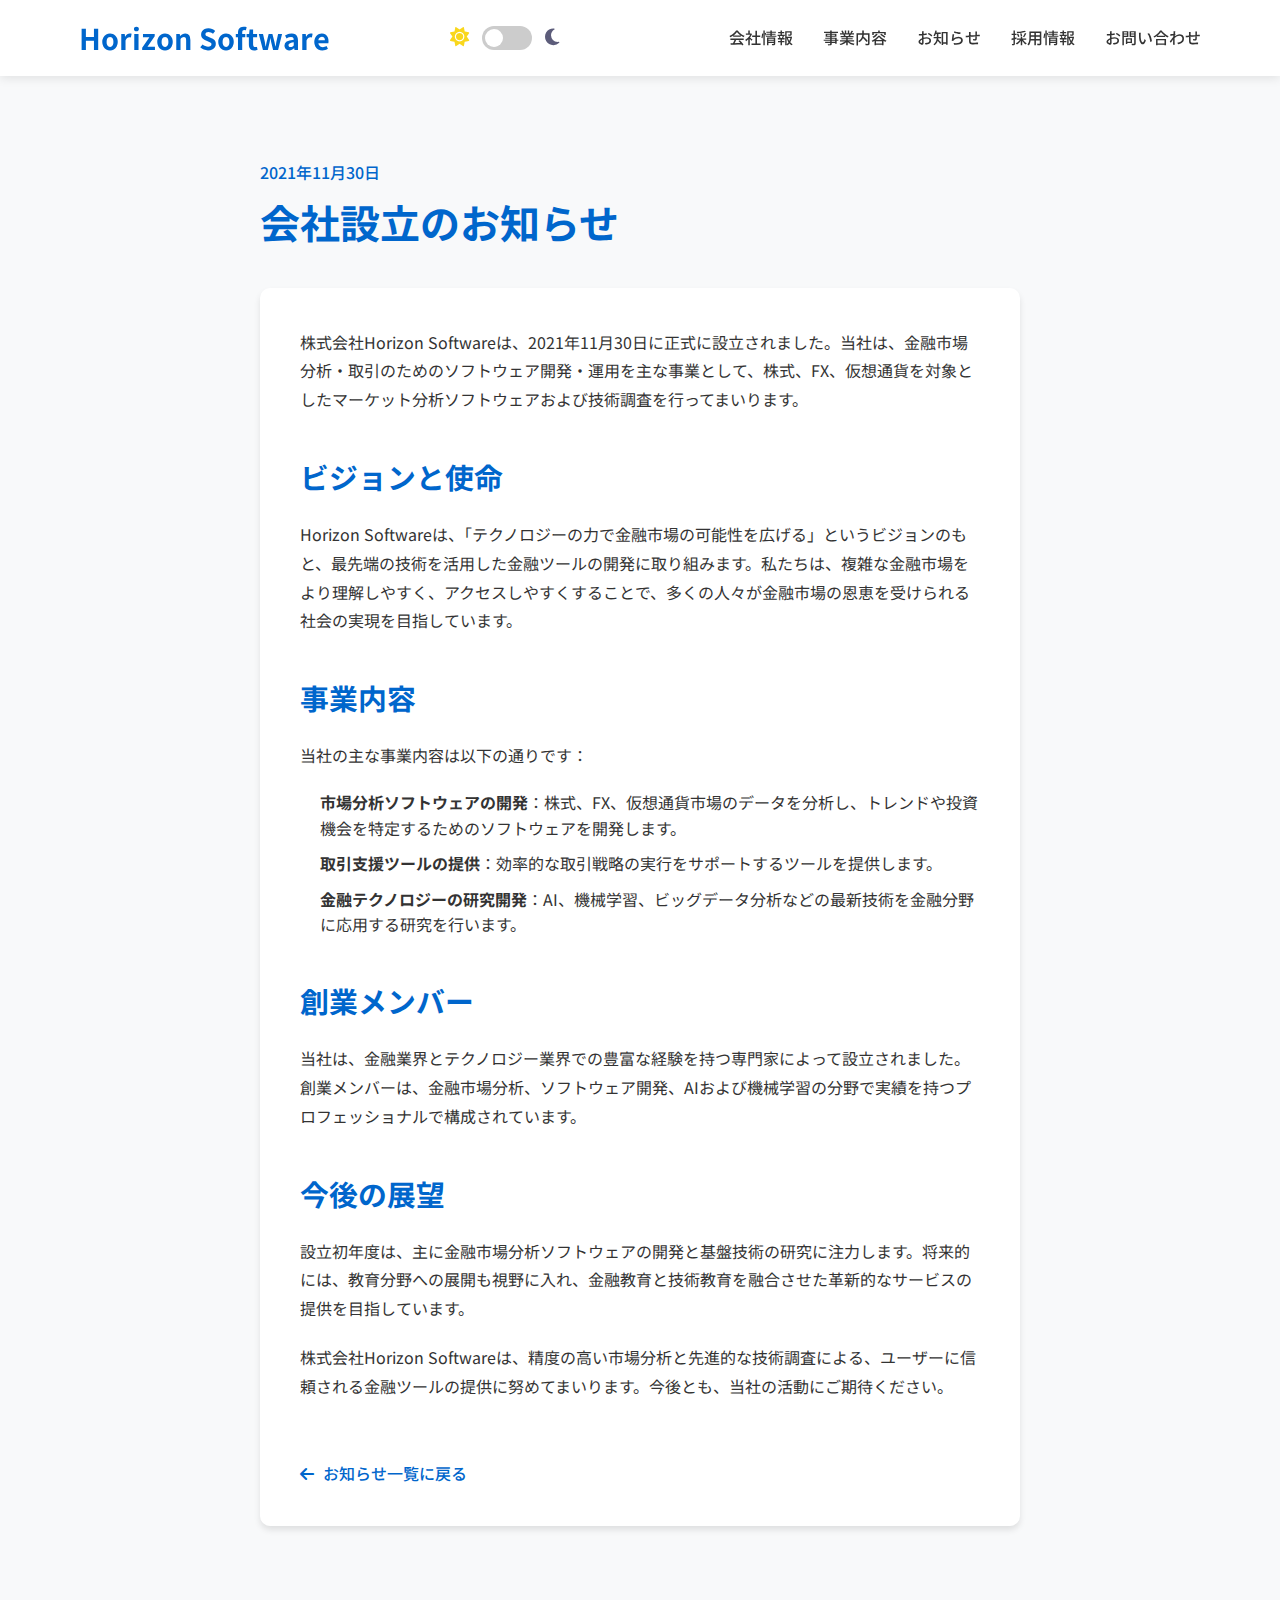
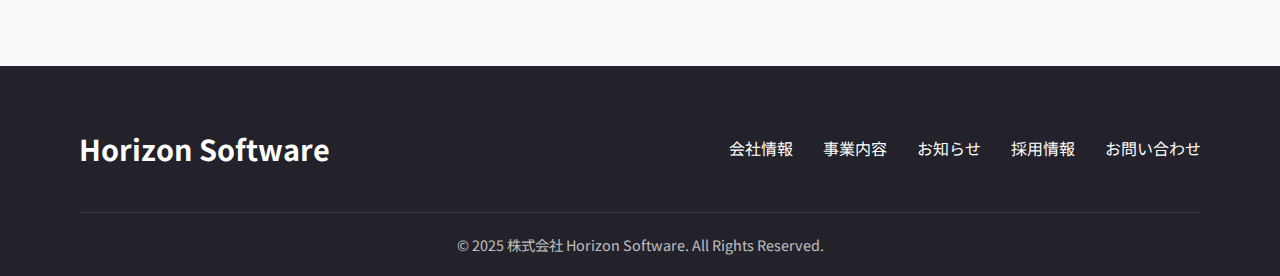
<file: articles/company-establishment.html>
<!DOCTYPE html>
<html lang="ja" data-theme="light">
<head>
    <meta charset="UTF-8">
    <meta name="viewport" content="width=device-width, initial-scale=1.0">
    <title>会社設立のお知らせ | 株式会社 Horizon Software</title>
    <link rel="icon" href="../img/favicon.png" type="image/png">
    <link rel="stylesheet" href="../styles.css">
    <link rel="stylesheet" href="https://cdnjs.cloudflare.com/ajax/libs/font-awesome/6.4.0/css/all.min.css">
    <link rel="preconnect" href="https://fonts.googleapis.com">
    <link rel="preconnect" href="https://fonts.gstatic.com" crossorigin>
    <link href="https://fonts.googleapis.com/css2?family=Noto+Sans+JP:wght@300;400;500;700&display=swap" rel="stylesheet">
    <style>
        .article-container {
            max-width: 800px;
            margin: 0 auto;
            padding: 40px 20px;
        }
        
        .article-header {
            margin-bottom: 40px;
        }
        
        .article-date {
            color: var(--primary-color);
            font-weight: 500;
            margin-bottom: 10px;
        }
        
        .article-title {
            font-size: 2.5rem;
            margin-bottom: 20px;
            color: var(--primary-color);
            line-height: 1.3;
        }
        
        .article-content {
            background-color: var(--card-bg);
            padding: 40px;
            border-radius: 10px;
            box-shadow: var(--shadow);
        }
        
        .article-content p {
            margin-bottom: 20px;
            line-height: 1.8;
        }
        
        .article-content h2 {
            font-size: 1.8rem;
            color: var(--primary-color);
            margin: 40px 0 20px;
        }
        
        .article-content h3 {
            font-size: 1.4rem;
            color: var(--primary-color);
            margin: 30px 0 15px;
        }
        
        .article-content ul, .article-content ol {
            margin-bottom: 20px;
            padding-left: 20px;
        }
        
        .article-content li {
            margin-bottom: 10px;
        }
        
        .article-content img {
            max-width: 100%;
            border-radius: 5px;
            margin: 20px 0;
        }
        
        .back-link {
            display: inline-block;
            margin-top: 40px;
            color: var(--primary-color);
            font-weight: 500;
        }
        
        .back-link i {
            margin-right: 5px;
        }
        
        .back-link:hover {
            text-decoration: underline;
        }
    </style>
</head>
<body>
    <!-- Header -->
    <header>
        <div class="container">
            <div class="logo">
                <h1>Horizon Software</h1>
            </div>
            <div class="theme-toggle">
                <i class="fas fa-sun"></i>
                <div class="toggle-switch">
                    <input type="checkbox" id="theme-toggle">
                    <label for="theme-toggle"></label>
                </div>
                <i class="fas fa-moon"></i>
            </div>
            <nav>
                <ul>
                    <li><a href="../index.html#about">会社情報</a></li>
                    <li><a href="../index.html#services">事業内容</a></li>
                    <li><a href="../index.html#news">お知らせ</a></li>
                    <li><a href="../index.html#careers">採用情報</a></li>
                    <li><a href="../index.html#contact">お問い合わせ</a></li>
                </ul>
            </nav>
            <div class="menu-toggle">
                <i class="fas fa-bars"></i>
            </div>
        </div>
    </header>

    <!-- Article Content -->
    <section class="article-section" style="padding-top: 120px;">
        <div class="article-container">
            <div class="article-header">
                <div class="article-date">2021年11月30日</div>
                <h1 class="article-title">会社設立のお知らせ</h1>
            </div>
            <div class="article-content">
                <p>株式会社Horizon Softwareは、2021年11月30日に正式に設立されました。当社は、金融市場分析・取引のためのソフトウェア開発・運用を主な事業として、株式、FX、仮想通貨を対象としたマーケット分析ソフトウェアおよび技術調査を行ってまいります。</p>
                
                <h2>ビジョンと使命</h2>
                <p>Horizon Softwareは、「テクノロジーの力で金融市場の可能性を広げる」というビジョンのもと、最先端の技術を活用した金融ツールの開発に取り組みます。私たちは、複雑な金融市場をより理解しやすく、アクセスしやすくすることで、多くの人々が金融市場の恩恵を受けられる社会の実現を目指しています。</p>
                
                <h2>事業内容</h2>
                <p>当社の主な事業内容は以下の通りです：</p>
                <ul>
                    <li><strong>市場分析ソフトウェアの開発</strong>：株式、FX、仮想通貨市場のデータを分析し、トレンドや投資機会を特定するためのソフトウェアを開発します。</li>
                    <li><strong>取引支援ツールの提供</strong>：効率的な取引戦略の実行をサポートするツールを提供します。</li>
                    <li><strong>金融テクノロジーの研究開発</strong>：AI、機械学習、ビッグデータ分析などの最新技術を金融分野に応用する研究を行います。</li>
                </ul>
                
                <h2>創業メンバー</h2>
                <p>当社は、金融業界とテクノロジー業界での豊富な経験を持つ専門家によって設立されました。創業メンバーは、金融市場分析、ソフトウェア開発、AIおよび機械学習の分野で実績を持つプロフェッショナルで構成されています。</p>
                
                <h2>今後の展望</h2>
                <p>設立初年度は、主に金融市場分析ソフトウェアの開発と基盤技術の研究に注力します。将来的には、教育分野への展開も視野に入れ、金融教育と技術教育を融合させた革新的なサービスの提供を目指しています。</p>
                
                <p>株式会社Horizon Softwareは、精度の高い市場分析と先進的な技術調査による、ユーザーに信頼される金融ツールの提供に努めてまいります。今後とも、当社の活動にご期待ください。</p>
                
                <a href="../index.html#news" class="back-link"><i class="fas fa-arrow-left"></i> お知らせ一覧に戻る</a>
            </div>
        </div>
    </section>

    <!-- Footer -->
    <footer>
        <div class="container">
            <div class="footer-content">
                <div class="footer-logo">
                    <h2>Horizon Software</h2>
                </div>
                <div class="footer-links">
                    <ul>
                        <li><a href="../index.html#about">会社情報</a></li>
                        <li><a href="../index.html#services">事業内容</a></li>
                        <li><a href="../index.html#news">お知らせ</a></li>
                        <li><a href="../index.html#careers">採用情報</a></li>
                        <li><a href="../index.html#contact">お問い合わせ</a></li>
                    </ul>
                </div>
            </div>
            <div class="footer-bottom">
                <p>&copy; 2025 株式会社 Horizon Software. All Rights Reserved.</p>
            </div>
        </div>
    </footer>

    <script src="../script.js"></script>
</body>
</html>
</file>
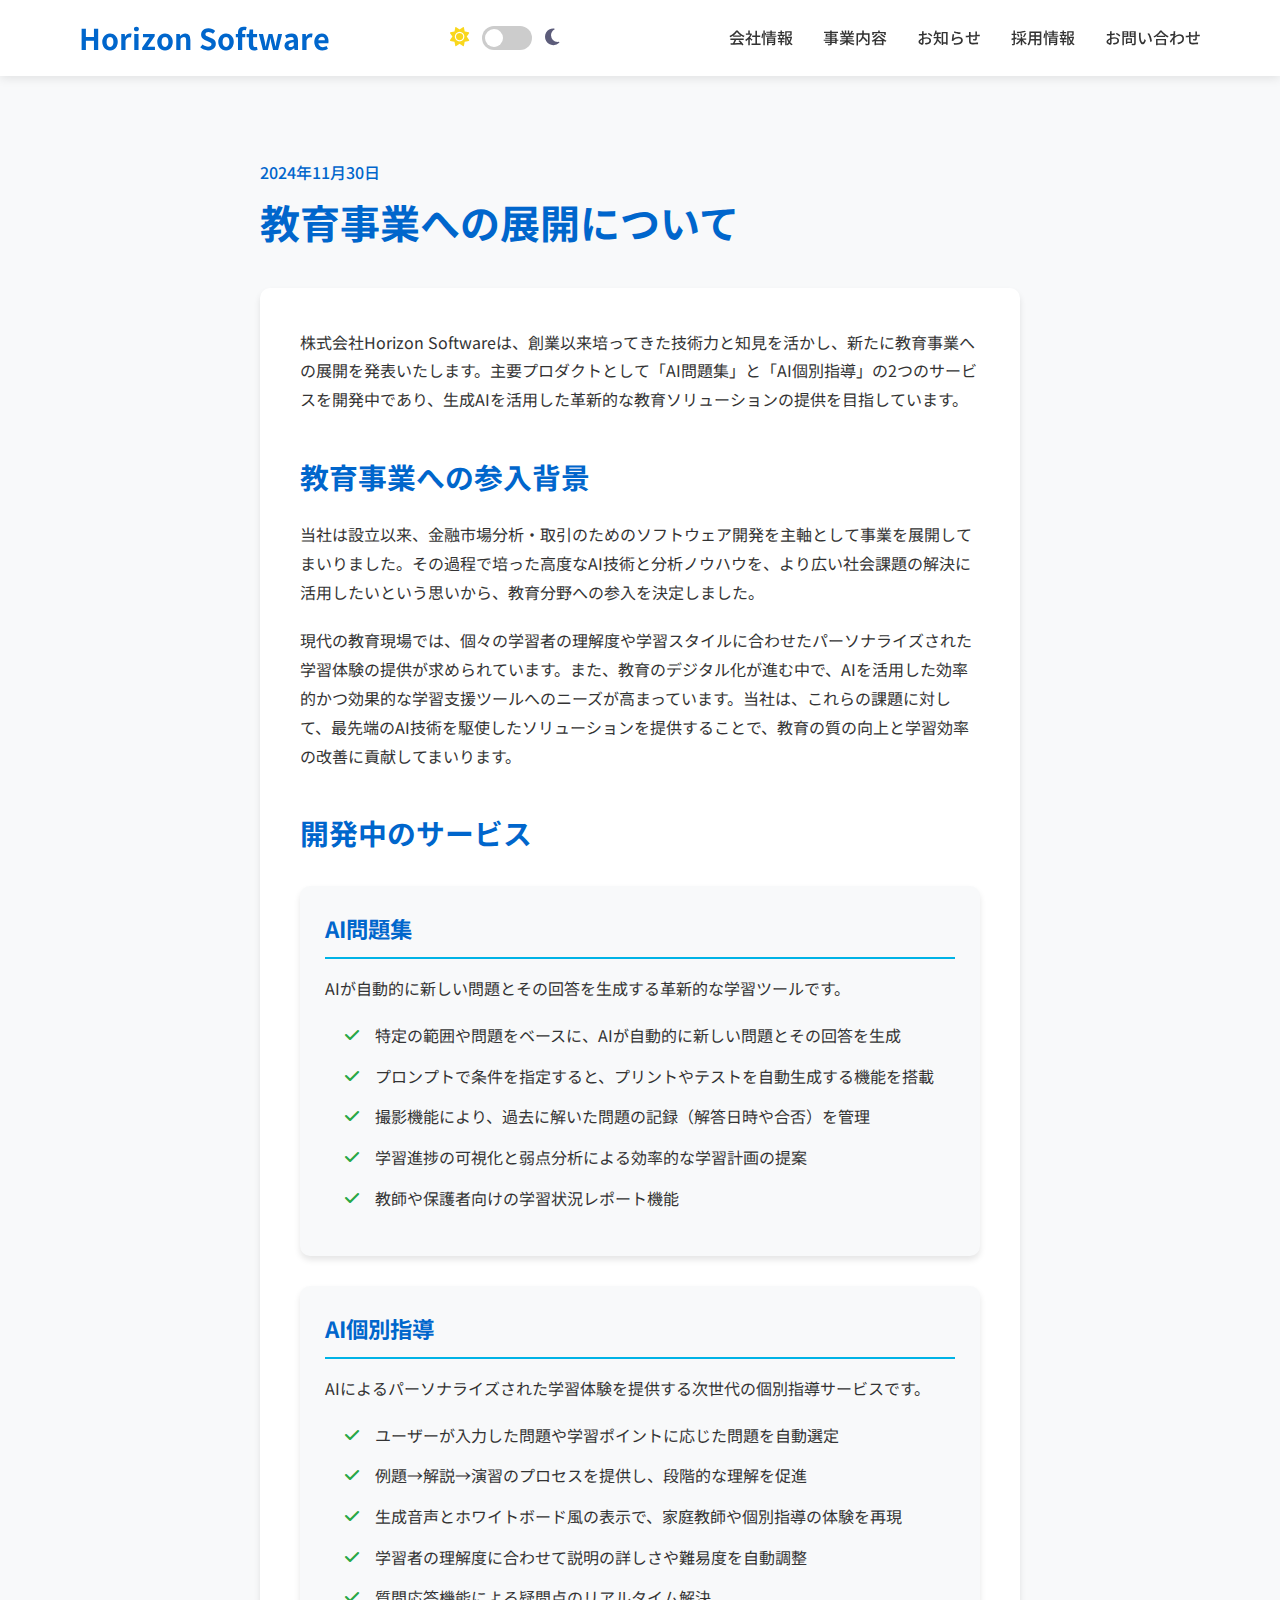
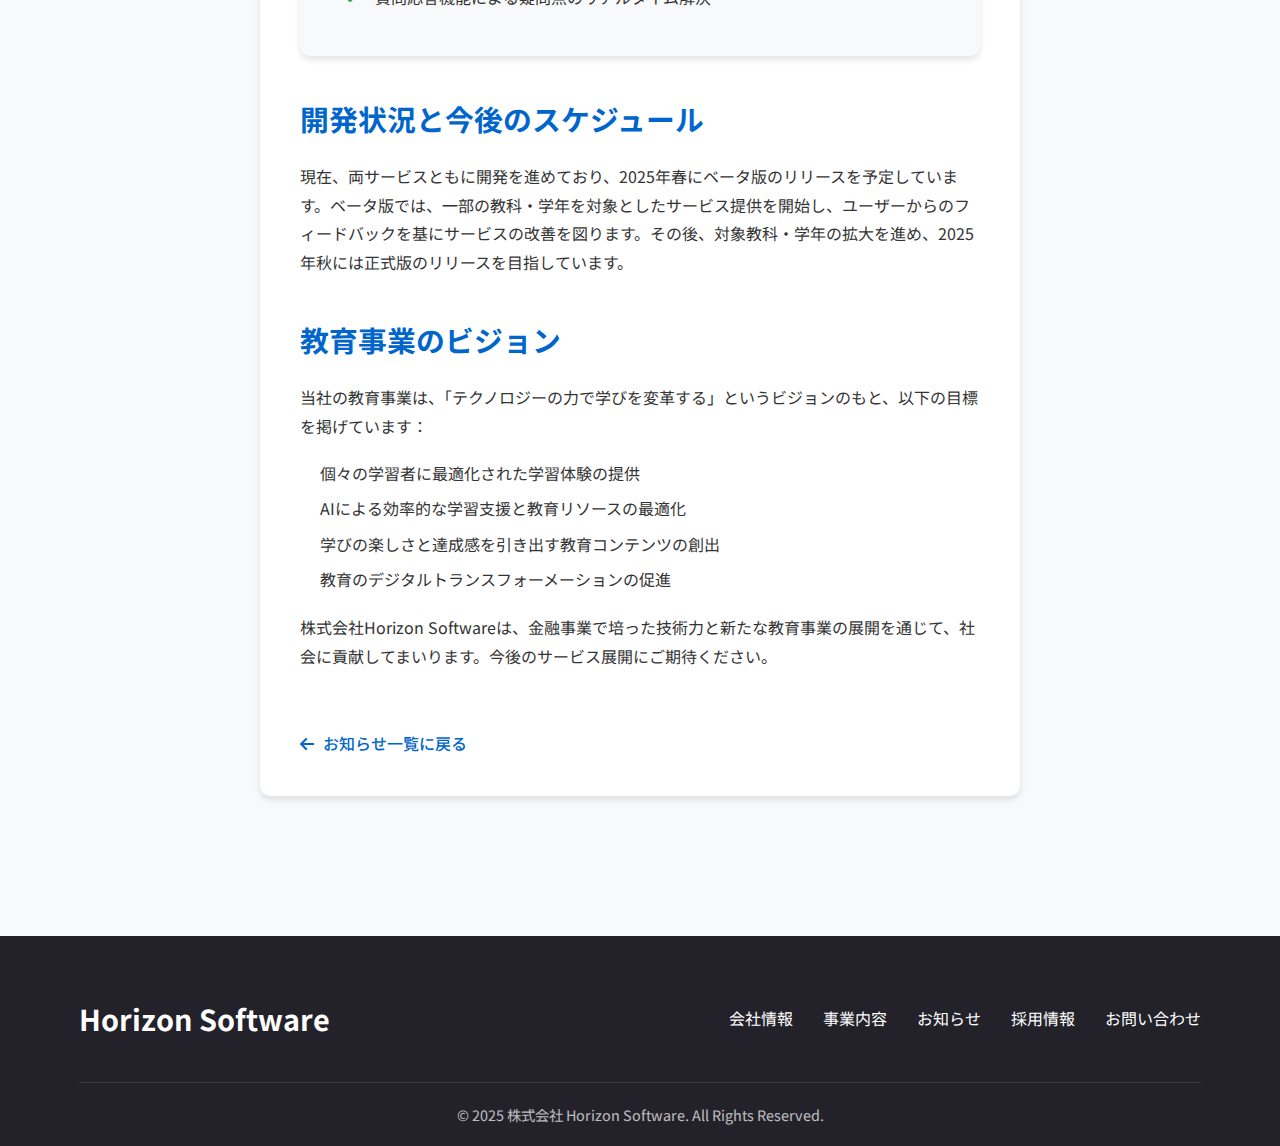
<file: articles/education-business.html>
<!DOCTYPE html>
<html lang="ja" data-theme="light">
<head>
    <meta charset="UTF-8">
    <meta name="viewport" content="width=device-width, initial-scale=1.0">
    <title>教育事業への展開について | 株式会社 Horizon Software</title>
    <link rel="icon" href="../img/favicon.png" type="image/png">
    <link rel="stylesheet" href="../styles.css">
    <link rel="stylesheet" href="https://cdnjs.cloudflare.com/ajax/libs/font-awesome/6.4.0/css/all.min.css">
    <link rel="preconnect" href="https://fonts.googleapis.com">
    <link rel="preconnect" href="https://fonts.gstatic.com" crossorigin>
    <link href="https://fonts.googleapis.com/css2?family=Noto+Sans+JP:wght@300;400;500;700&display=swap" rel="stylesheet">
    <style>
        .article-container {
            max-width: 800px;
            margin: 0 auto;
            padding: 40px 20px;
        }
        
        .article-header {
            margin-bottom: 40px;
        }
        
        .article-date {
            color: var(--primary-color);
            font-weight: 500;
            margin-bottom: 10px;
        }
        
        .article-title {
            font-size: 2.5rem;
            margin-bottom: 20px;
            color: var(--primary-color);
            line-height: 1.3;
        }
        
        .article-content {
            background-color: var(--card-bg);
            padding: 40px;
            border-radius: 10px;
            box-shadow: var(--shadow);
        }
        
        .article-content p {
            margin-bottom: 20px;
            line-height: 1.8;
        }
        
        .article-content h2 {
            font-size: 1.8rem;
            color: var(--primary-color);
            margin: 40px 0 20px;
        }
        
        .article-content h3 {
            font-size: 1.4rem;
            color: var(--primary-color);
            margin: 30px 0 15px;
        }
        
        .article-content ul, .article-content ol {
            margin-bottom: 20px;
            padding-left: 20px;
        }
        
        .article-content li {
            margin-bottom: 10px;
        }
        
        .article-content img {
            max-width: 100%;
            border-radius: 5px;
            margin: 20px 0;
        }
        
        .back-link {
            display: inline-block;
            margin-top: 40px;
            color: var(--primary-color);
            font-weight: 500;
        }
        
        .back-link i {
            margin-right: 5px;
        }
        
        .back-link:hover {
            text-decoration: underline;
        }
        
        .product-card {
            background-color: var(--light-bg);
            border-radius: 10px;
            padding: 25px;
            margin: 30px 0;
            box-shadow: var(--shadow);
        }
        
        .product-card h3 {
            margin-top: 0;
            border-bottom: 2px solid var(--accent-color);
            padding-bottom: 10px;
        }
        
        .feature-list {
            list-style-type: none;
            padding-left: 0;
        }
        
        .feature-list li {
            position: relative;
            padding-left: 30px;
            margin-bottom: 15px;
        }
        
        .feature-list li:before {
            content: "\f00c";
            font-family: "Font Awesome 5 Free";
            font-weight: 900;
            position: absolute;
            left: 0;
            color: var(--success-color);
        }
    </style>
</head>
<body>
    <!-- Header -->
    <header>
        <div class="container">
            <div class="logo">
                <h1>Horizon Software</h1>
            </div>
            <div class="theme-toggle">
                <i class="fas fa-sun"></i>
                <div class="toggle-switch">
                    <input type="checkbox" id="theme-toggle">
                    <label for="theme-toggle"></label>
                </div>
                <i class="fas fa-moon"></i>
            </div>
            <nav>
                <ul>
                    <li><a href="../index.html#about">会社情報</a></li>
                    <li><a href="../index.html#services">事業内容</a></li>
                    <li><a href="../index.html#news">お知らせ</a></li>
                    <li><a href="../index.html#careers">採用情報</a></li>
                    <li><a href="../index.html#contact">お問い合わせ</a></li>
                </ul>
            </nav>
            <div class="menu-toggle">
                <i class="fas fa-bars"></i>
            </div>
        </div>
    </header>

    <!-- Article Content -->
    <section class="article-section" style="padding-top: 120px;">
        <div class="article-container">
            <div class="article-header">
                <div class="article-date">2024年11月30日</div>
                <h1 class="article-title">教育事業への展開について</h1>
            </div>
            <div class="article-content">
                <p>株式会社Horizon Softwareは、創業以来培ってきた技術力と知見を活かし、新たに教育事業への展開を発表いたします。主要プロダクトとして「AI問題集」と「AI個別指導」の2つのサービスを開発中であり、生成AIを活用した革新的な教育ソリューションの提供を目指しています。</p>
                
                <h2>教育事業への参入背景</h2>
                <p>当社は設立以来、金融市場分析・取引のためのソフトウェア開発を主軸として事業を展開してまいりました。その過程で培った高度なAI技術と分析ノウハウを、より広い社会課題の解決に活用したいという思いから、教育分野への参入を決定しました。</p>
                
                <p>現代の教育現場では、個々の学習者の理解度や学習スタイルに合わせたパーソナライズされた学習体験の提供が求められています。また、教育のデジタル化が進む中で、AIを活用した効率的かつ効果的な学習支援ツールへのニーズが高まっています。当社は、これらの課題に対して、最先端のAI技術を駆使したソリューションを提供することで、教育の質の向上と学習効率の改善に貢献してまいります。</p>
                
                <h2>開発中のサービス</h2>
                
                <div class="product-card">
                    <h3>AI問題集</h3>
                    <p>AIが自動的に新しい問題とその回答を生成する革新的な学習ツールです。</p>
                    <ul class="feature-list">
                        <li>特定の範囲や問題をベースに、AIが自動的に新しい問題とその回答を生成</li>
                        <li>プロンプトで条件を指定すると、プリントやテストを自動生成する機能を搭載</li>
                        <li>撮影機能により、過去に解いた問題の記録（解答日時や合否）を管理</li>
                        <li>学習進捗の可視化と弱点分析による効率的な学習計画の提案</li>
                        <li>教師や保護者向けの学習状況レポート機能</li>
                    </ul>
                </div>
                
                <div class="product-card">
                    <h3>AI個別指導</h3>
                    <p>AIによるパーソナライズされた学習体験を提供する次世代の個別指導サービスです。</p>
                    <ul class="feature-list">
                        <li>ユーザーが入力した問題や学習ポイントに応じた問題を自動選定</li>
                        <li>例題→解説→演習のプロセスを提供し、段階的な理解を促進</li>
                        <li>生成音声とホワイトボード風の表示で、家庭教師や個別指導の体験を再現</li>
                        <li>学習者の理解度に合わせて説明の詳しさや難易度を自動調整</li>
                        <li>質問応答機能による疑問点のリアルタイム解決</li>
                    </ul>
                </div>
                
                <h2>開発状況と今後のスケジュール</h2>
                <p>現在、両サービスともに開発を進めており、2025年春にベータ版のリリースを予定しています。ベータ版では、一部の教科・学年を対象としたサービス提供を開始し、ユーザーからのフィードバックを基にサービスの改善を図ります。その後、対象教科・学年の拡大を進め、2025年秋には正式版のリリースを目指しています。</p>
                
                <h2>教育事業のビジョン</h2>
                <p>当社の教育事業は、「テクノロジーの力で学びを変革する」というビジョンのもと、以下の目標を掲げています：</p>
                <ul>
                    <li>個々の学習者に最適化された学習体験の提供</li>
                    <li>AIによる効率的な学習支援と教育リソースの最適化</li>
                    <li>学びの楽しさと達成感を引き出す教育コンテンツの創出</li>
                    <li>教育のデジタルトランスフォーメーションの促進</li>
                </ul>
                
                <p>株式会社Horizon Softwareは、金融事業で培った技術力と新たな教育事業の展開を通じて、社会に貢献してまいります。今後のサービス展開にご期待ください。</p>
                
                <a href="../index.html#news" class="back-link"><i class="fas fa-arrow-left"></i> お知らせ一覧に戻る</a>
            </div>
        </div>
    </section>

    <!-- Footer -->
    <footer>
        <div class="container">
            <div class="footer-content">
                <div class="footer-logo">
                    <h2>Horizon Software</h2>
                </div>
                <div class="footer-links">
                    <ul>
                        <li><a href="../index.html#about">会社情報</a></li>
                        <li><a href="../index.html#services">事業内容</a></li>
                        <li><a href="../index.html#news">お知らせ</a></li>
                        <li><a href="../index.html#careers">採用情報</a></li>
                        <li><a href="../index.html#contact">お問い合わせ</a></li>
                    </ul>
                </div>
            </div>
            <div class="footer-bottom">
                <p>&copy; 2025 株式会社 Horizon Software. All Rights Reserved.</p>
            </div>
        </div>
    </footer>

    <script src="../script.js"></script>
</body>
</html>
</file>
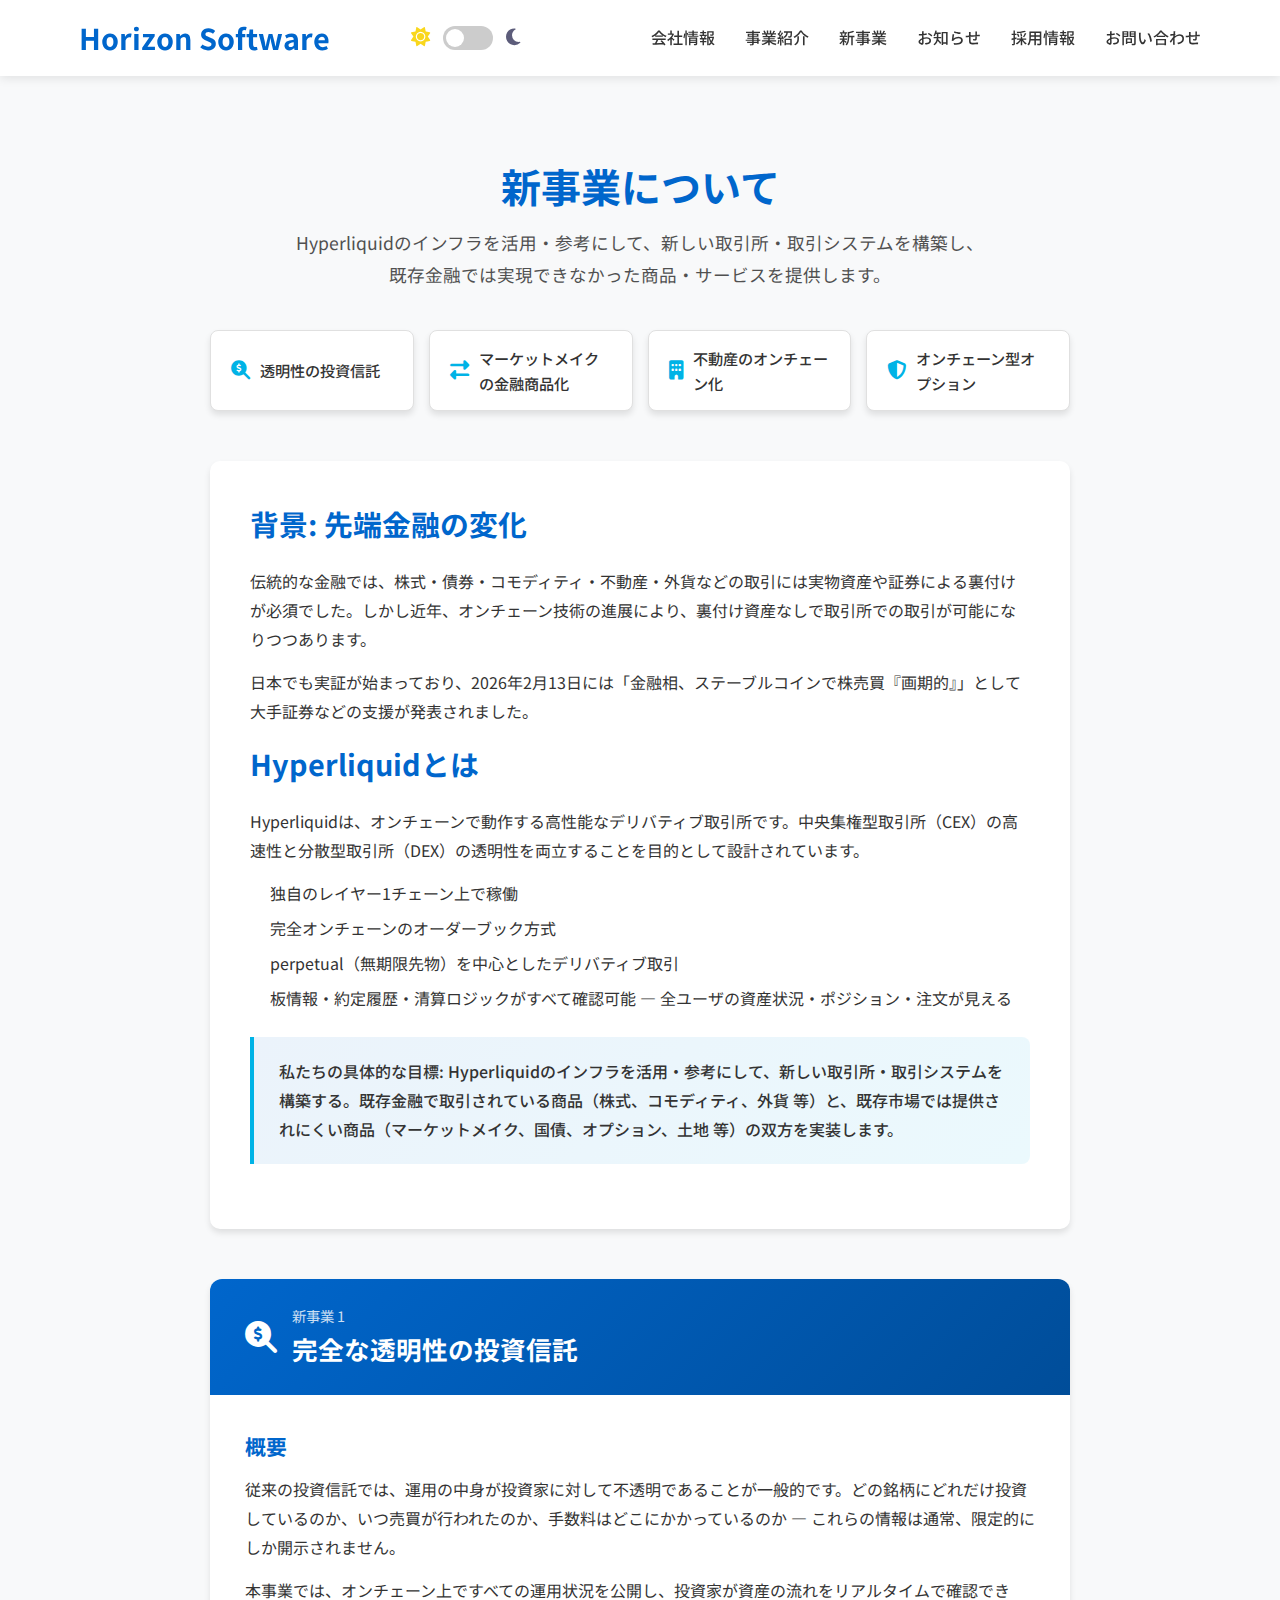
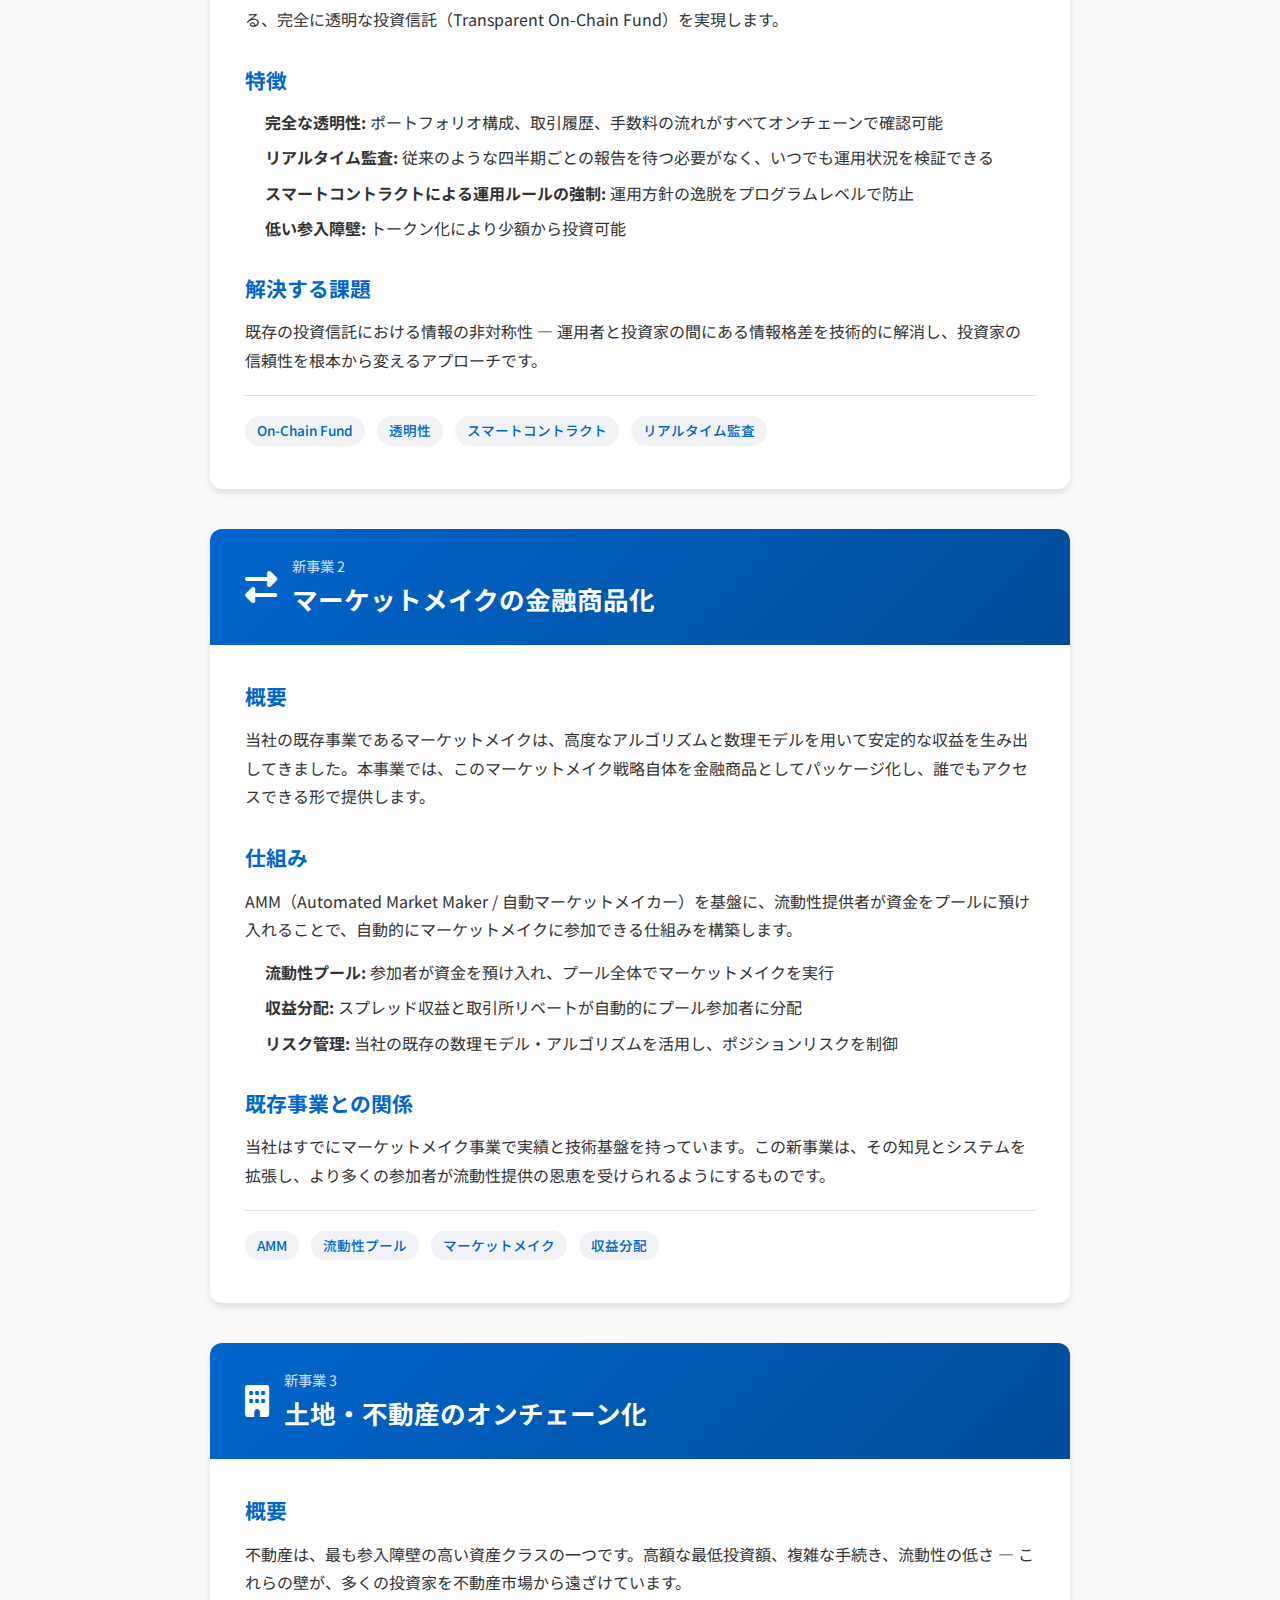
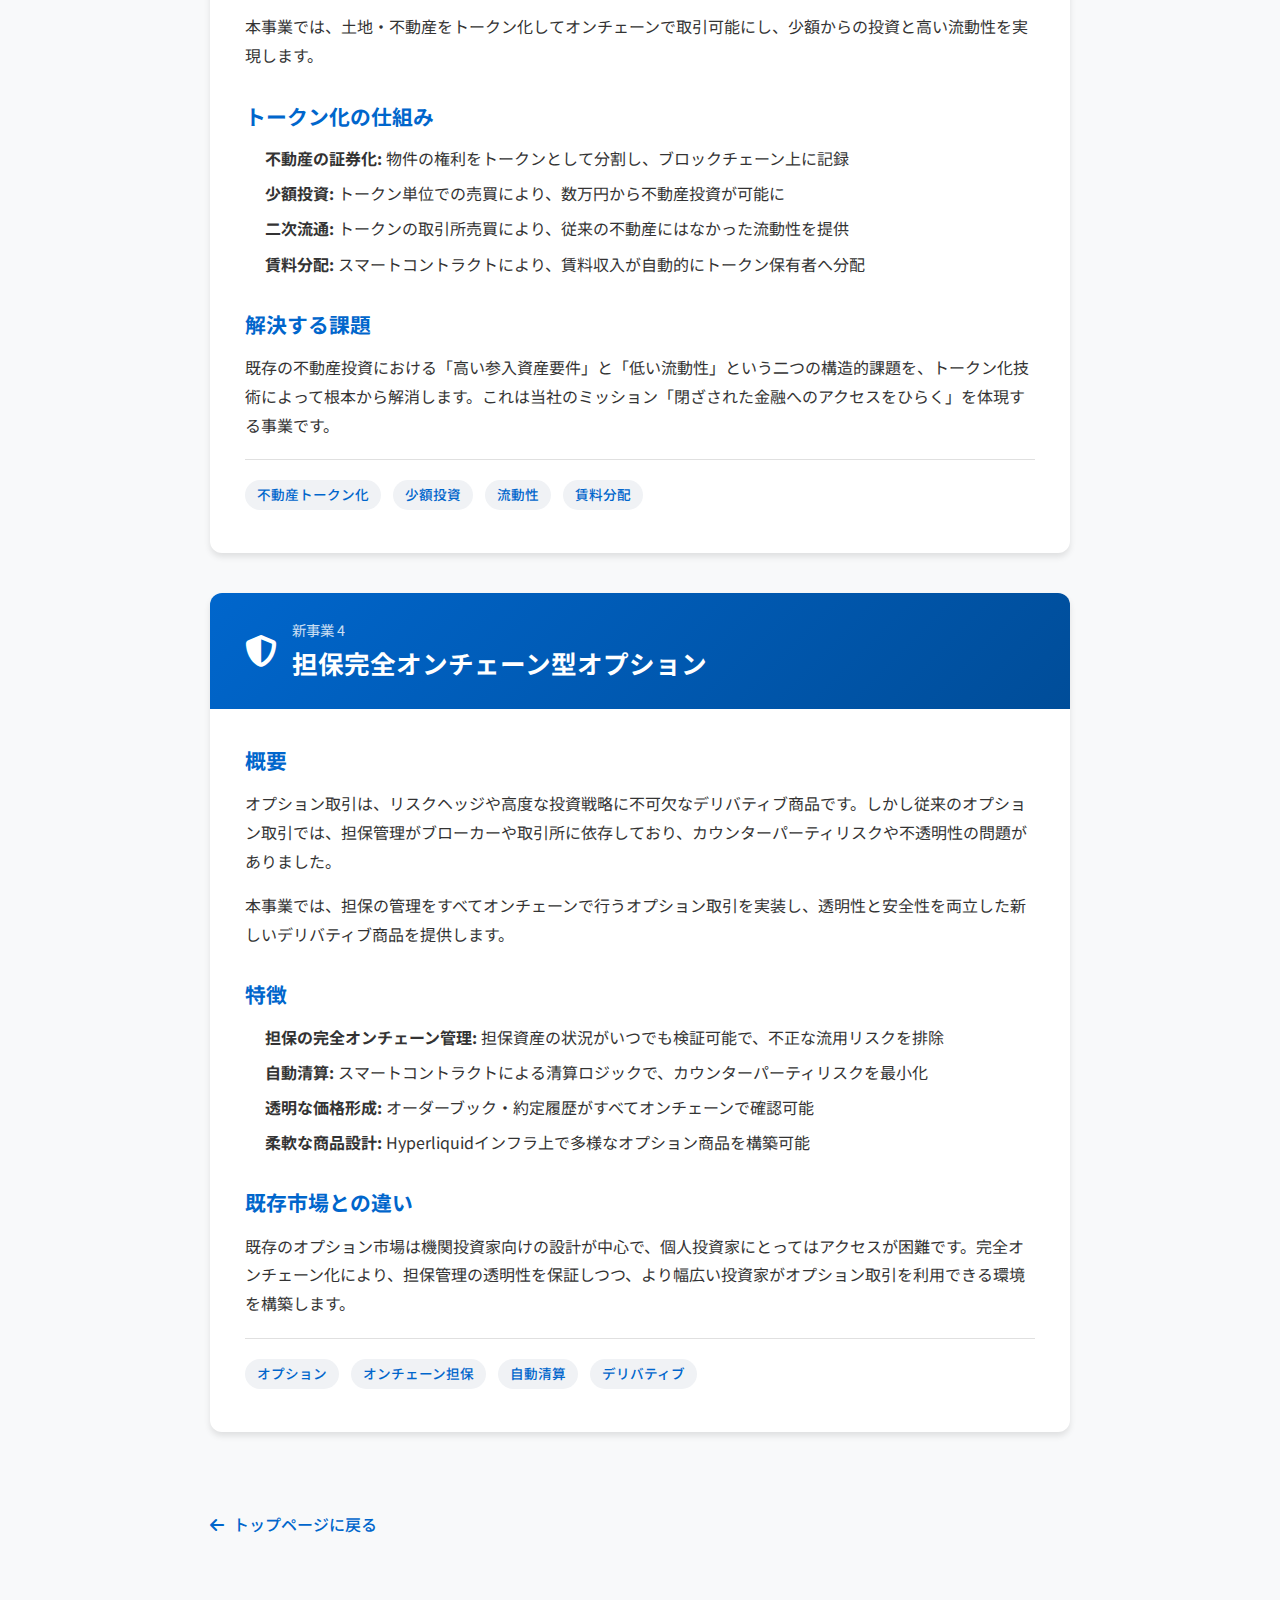
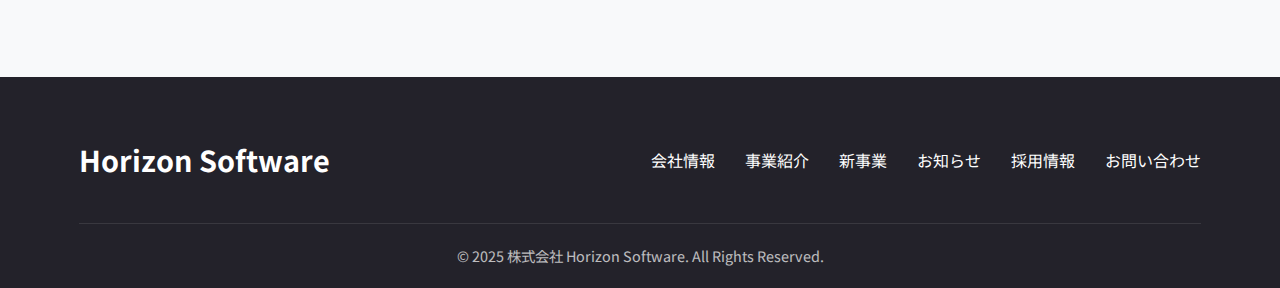
<file: articles/new-business.html>
<!DOCTYPE html>
<html lang="ja" data-theme="light">
<head>
    <meta charset="UTF-8">
    <meta name="viewport" content="width=device-width, initial-scale=1.0">
    <title>新事業について | 株式会社 Horizon Software</title>
    <link rel="icon" href="../img/favicon.png" type="image/png">
    <link rel="stylesheet" href="../styles.css">
    <link rel="stylesheet" href="https://cdnjs.cloudflare.com/ajax/libs/font-awesome/6.4.0/css/all.min.css">
    <link rel="preconnect" href="https://fonts.googleapis.com">
    <link rel="preconnect" href="https://fonts.gstatic.com" crossorigin>
    <link href="https://fonts.googleapis.com/css2?family=Noto+Sans+JP:wght@300;400;500;700&display=swap" rel="stylesheet">
    <style>
        .article-container {
            max-width: 900px;
            margin: 0 auto;
            padding: 40px 20px;
        }

        .article-header {
            margin-bottom: 40px;
            text-align: center;
        }

        .article-title {
            font-size: 2.5rem;
            margin-bottom: 15px;
            color: var(--primary-color);
            line-height: 1.3;
        }

        .article-lead {
            font-size: 1.1rem;
            line-height: 1.8;
            color: var(--text-color);
            opacity: 0.85;
        }

        /* Background context section */
        .context-section {
            background-color: var(--card-bg);
            padding: 40px;
            border-radius: 10px;
            box-shadow: var(--shadow);
            margin-bottom: 50px;
        }

        .context-section h2 {
            font-size: 1.8rem;
            color: var(--primary-color);
            margin-bottom: 20px;
        }

        .context-section p {
            margin-bottom: 15px;
            line-height: 1.8;
        }

        .context-section ul {
            padding-left: 20px;
            margin-bottom: 15px;
        }

        .context-section li {
            margin-bottom: 8px;
            line-height: 1.7;
        }

        .highlight-box {
            background: linear-gradient(135deg, rgba(0,102,204,0.08), rgba(0,179,230,0.08));
            border-left: 4px solid var(--accent-color);
            padding: 20px 25px;
            border-radius: 0 8px 8px 0;
            margin: 25px 0;
        }

        html[data-theme="dark"] .highlight-box {
            background: linear-gradient(135deg, rgba(77,148,255,0.1), rgba(51,204,255,0.1));
        }

        .highlight-box p {
            margin-bottom: 0;
            font-weight: 500;
        }

        /* Business detail cards */
        .biz-detail {
            background-color: var(--card-bg);
            border-radius: 12px;
            box-shadow: var(--shadow);
            margin-bottom: 40px;
            overflow: hidden;
            scroll-margin-top: 100px;
        }

        .biz-detail-header {
            background: linear-gradient(135deg, var(--primary-color), var(--secondary-color));
            color: white;
            padding: 25px 35px;
            display: flex;
            align-items: center;
            gap: 15px;
        }

        .biz-detail-header i {
            font-size: 2rem;
        }

        .biz-detail-header .biz-number {
            font-size: 0.9rem;
            opacity: 0.8;
            display: block;
            margin-bottom: 2px;
        }

        .biz-detail-header h2 {
            font-size: 1.6rem;
            margin: 0;
            color: white;
        }

        .biz-detail-body {
            padding: 35px;
        }

        .biz-detail-body h3 {
            font-size: 1.3rem;
            color: var(--primary-color);
            margin: 30px 0 12px;
        }

        .biz-detail-body h3:first-child {
            margin-top: 0;
        }

        .biz-detail-body p {
            margin-bottom: 15px;
            line-height: 1.8;
        }

        .biz-detail-body ul {
            padding-left: 20px;
            margin-bottom: 15px;
        }

        .biz-detail-body li {
            margin-bottom: 8px;
            line-height: 1.7;
        }

        .biz-keyword {
            display: inline-block;
            background-color: var(--gray-bg);
            color: var(--primary-color);
            padding: 4px 12px;
            border-radius: 20px;
            font-size: 0.85rem;
            font-weight: 500;
            margin-right: 8px;
            margin-bottom: 8px;
        }

        .biz-keywords {
            margin-top: 20px;
            padding-top: 20px;
            border-top: 1px solid var(--border-color);
        }

        /* Navigation between sections */
        .biz-nav {
            display: grid;
            grid-template-columns: repeat(auto-fit, minmax(200px, 1fr));
            gap: 15px;
            margin-bottom: 50px;
        }

        .biz-nav a {
            display: flex;
            align-items: center;
            gap: 10px;
            padding: 15px 20px;
            background-color: var(--card-bg);
            border-radius: 8px;
            box-shadow: var(--shadow);
            transition: var(--transition);
            font-weight: 500;
            font-size: 0.95rem;
            border: 1px solid var(--border-color);
        }

        .biz-nav a:hover {
            transform: translateY(-3px);
            border-color: var(--primary-color);
            color: var(--primary-color);
        }

        .biz-nav a i {
            color: var(--accent-color);
            font-size: 1.2rem;
        }

        .back-link {
            display: inline-block;
            margin-top: 40px;
            color: var(--primary-color);
            font-weight: 500;
        }

        .back-link i {
            margin-right: 5px;
        }

        .back-link:hover {
            text-decoration: underline;
        }

        @media (max-width: 576px) {
            .article-title {
                font-size: 1.8rem;
            }

            .context-section,
            .biz-detail-body {
                padding: 25px 20px;
            }

            .biz-detail-header {
                padding: 20px;
            }

            .biz-detail-header h2 {
                font-size: 1.3rem;
            }

            .biz-nav {
                grid-template-columns: 1fr;
            }
        }
    </style>
</head>
<body>
    <!-- Header -->
    <header>
        <div class="container">
            <div class="logo">
                <a href="../index.html"><h1>Horizon Software</h1></a>
            </div>
            <div class="theme-toggle">
                <i class="fas fa-sun"></i>
                <div class="toggle-switch">
                    <input type="checkbox" id="theme-toggle">
                    <label for="theme-toggle"></label>
                </div>
                <i class="fas fa-moon"></i>
            </div>
            <nav>
                <ul>
                    <li><a href="../index.html#about">会社情報</a></li>
                    <li><a href="../index.html#services">事業紹介</a></li>
                    <li><a href="../index.html#new-business">新事業</a></li>
                    <li><a href="../index.html#news">お知らせ</a></li>
                    <li><a href="../index.html#careers">採用情報</a></li>
                    <li><a href="../index.html#contact">お問い合わせ</a></li>
                </ul>
            </nav>
            <div class="menu-toggle">
                <i class="fas fa-bars"></i>
            </div>
        </div>
    </header>

    <section class="article-section" style="padding-top: 120px;">
        <div class="article-container">

            <!-- Page Header -->
            <div class="article-header">
                <h1 class="article-title">新事業について</h1>
                <p class="article-lead">Hyperliquidのインフラを活用・参考にして、新しい取引所・取引システムを構築し、<br>既存金融では実現できなかった商品・サービスを提供します。</p>
            </div>

            <!-- Quick Navigation -->
            <div class="biz-nav">
                <a href="#fund"><i class="fas fa-search-dollar"></i> 透明性の投資信託</a>
                <a href="#amm"><i class="fas fa-exchange-alt"></i> マーケットメイクの金融商品化</a>
                <a href="#realestate"><i class="fas fa-building"></i> 不動産のオンチェーン化</a>
                <a href="#options"><i class="fas fa-shield-alt"></i> オンチェーン型オプション</a>
            </div>

            <!-- Background: Hyperliquid & On-chain finance -->
            <div class="context-section">
                <h2>背景: 先端金融の変化</h2>
                <p>伝統的な金融では、株式・債券・コモディティ・不動産・外貨などの取引には実物資産や証券による裏付けが必須でした。しかし近年、オンチェーン技術の進展により、裏付け資産なしで取引所での取引が可能になりつつあります。</p>
                <p>日本でも実証が始まっており、2026年2月13日には「金融相、ステーブルコインで株売買『画期的』」として大手証券などの支援が発表されました。</p>

                <h2>Hyperliquidとは</h2>
                <p>Hyperliquidは、オンチェーンで動作する高性能なデリバティブ取引所です。中央集権型取引所（CEX）の高速性と分散型取引所（DEX）の透明性を両立することを目的として設計されています。</p>
                <ul>
                    <li>独自のレイヤー1チェーン上で稼働</li>
                    <li>完全オンチェーンのオーダーブック方式</li>
                    <li>perpetual（無期限先物）を中心としたデリバティブ取引</li>
                    <li>板情報・約定履歴・清算ロジックがすべて確認可能 — 全ユーザの資産状況・ポジション・注文が見える</li>
                </ul>

                <div class="highlight-box">
                    <p>私たちの具体的な目標: Hyperliquidのインフラを活用・参考にして、新しい取引所・取引システムを構築する。既存金融で取引されている商品（株式、コモディティ、外貨 等）と、既存市場では提供されにくい商品（マーケットメイク、国債、オプション、土地 等）の双方を実装します。</p>
                </div>
            </div>

            <!-- Business 1: Transparent Fund -->
            <div id="fund" class="biz-detail">
                <div class="biz-detail-header">
                    <i class="fas fa-search-dollar"></i>
                    <div>
                        <span class="biz-number">新事業 1</span>
                        <h2>完全な透明性の投資信託</h2>
                    </div>
                </div>
                <div class="biz-detail-body">
                    <h3>概要</h3>
                    <p>従来の投資信託では、運用の中身が投資家に対して不透明であることが一般的です。どの銘柄にどれだけ投資しているのか、いつ売買が行われたのか、手数料はどこにかかっているのか — これらの情報は通常、限定的にしか開示されません。</p>
                    <p>本事業では、オンチェーン上ですべての運用状況を公開し、投資家が資産の流れをリアルタイムで確認できる、完全に透明な投資信託（Transparent On-Chain Fund）を実現します。</p>

                    <h3>特徴</h3>
                    <ul>
                        <li><strong>完全な透明性:</strong> ポートフォリオ構成、取引履歴、手数料の流れがすべてオンチェーンで確認可能</li>
                        <li><strong>リアルタイム監査:</strong> 従来のような四半期ごとの報告を待つ必要がなく、いつでも運用状況を検証できる</li>
                        <li><strong>スマートコントラクトによる運用ルールの強制:</strong> 運用方針の逸脱をプログラムレベルで防止</li>
                        <li><strong>低い参入障壁:</strong> トークン化により少額から投資可能</li>
                    </ul>

                    <h3>解決する課題</h3>
                    <p>既存の投資信託における情報の非対称性 — 運用者と投資家の間にある情報格差を技術的に解消し、投資家の信頼性を根本から変えるアプローチです。</p>

                    <div class="biz-keywords">
                        <span class="biz-keyword">On-Chain Fund</span>
                        <span class="biz-keyword">透明性</span>
                        <span class="biz-keyword">スマートコントラクト</span>
                        <span class="biz-keyword">リアルタイム監査</span>
                    </div>
                </div>
            </div>

            <!-- Business 2: AMM Market Making -->
            <div id="amm" class="biz-detail">
                <div class="biz-detail-header">
                    <i class="fas fa-exchange-alt"></i>
                    <div>
                        <span class="biz-number">新事業 2</span>
                        <h2>マーケットメイクの金融商品化</h2>
                    </div>
                </div>
                <div class="biz-detail-body">
                    <h3>概要</h3>
                    <p>当社の既存事業であるマーケットメイクは、高度なアルゴリズムと数理モデルを用いて安定的な収益を生み出してきました。本事業では、このマーケットメイク戦略自体を金融商品としてパッケージ化し、誰でもアクセスできる形で提供します。</p>

                    <h3>仕組み</h3>
                    <p>AMM（Automated Market Maker / 自動マーケットメイカー）を基盤に、流動性提供者が資金をプールに預け入れることで、自動的にマーケットメイクに参加できる仕組みを構築します。</p>
                    <ul>
                        <li><strong>流動性プール:</strong> 参加者が資金を預け入れ、プール全体でマーケットメイクを実行</li>
                        <li><strong>収益分配:</strong> スプレッド収益と取引所リベートが自動的にプール参加者に分配</li>
                        <li><strong>リスク管理:</strong> 当社の既存の数理モデル・アルゴリズムを活用し、ポジションリスクを制御</li>
                    </ul>

                    <h3>既存事業との関係</h3>
                    <p>当社はすでにマーケットメイク事業で実績と技術基盤を持っています。この新事業は、その知見とシステムを拡張し、より多くの参加者が流動性提供の恩恵を受けられるようにするものです。</p>

                    <div class="biz-keywords">
                        <span class="biz-keyword">AMM</span>
                        <span class="biz-keyword">流動性プール</span>
                        <span class="biz-keyword">マーケットメイク</span>
                        <span class="biz-keyword">収益分配</span>
                    </div>
                </div>
            </div>

            <!-- Business 3: Real Estate Tokenization -->
            <div id="realestate" class="biz-detail">
                <div class="biz-detail-header">
                    <i class="fas fa-building"></i>
                    <div>
                        <span class="biz-number">新事業 3</span>
                        <h2>土地・不動産のオンチェーン化</h2>
                    </div>
                </div>
                <div class="biz-detail-body">
                    <h3>概要</h3>
                    <p>不動産は、最も参入障壁の高い資産クラスの一つです。高額な最低投資額、複雑な手続き、流動性の低さ — これらの壁が、多くの投資家を不動産市場から遠ざけています。</p>
                    <p>本事業では、土地・不動産をトークン化してオンチェーンで取引可能にし、少額からの投資と高い流動性を実現します。</p>

                    <h3>トークン化の仕組み</h3>
                    <ul>
                        <li><strong>不動産の証券化:</strong> 物件の権利をトークンとして分割し、ブロックチェーン上に記録</li>
                        <li><strong>少額投資:</strong> トークン単位での売買により、数万円から不動産投資が可能に</li>
                        <li><strong>二次流通:</strong> トークンの取引所売買により、従来の不動産にはなかった流動性を提供</li>
                        <li><strong>賃料分配:</strong> スマートコントラクトにより、賃料収入が自動的にトークン保有者へ分配</li>
                    </ul>

                    <h3>解決する課題</h3>
                    <p>既存の不動産投資における「高い参入資産要件」と「低い流動性」という二つの構造的課題を、トークン化技術によって根本から解消します。これは当社のミッション「閉ざされた金融へのアクセスをひらく」を体現する事業です。</p>

                    <div class="biz-keywords">
                        <span class="biz-keyword">不動産トークン化</span>
                        <span class="biz-keyword">少額投資</span>
                        <span class="biz-keyword">流動性</span>
                        <span class="biz-keyword">賃料分配</span>
                    </div>
                </div>
            </div>

            <!-- Business 4: On-chain Options -->
            <div id="options" class="biz-detail">
                <div class="biz-detail-header">
                    <i class="fas fa-shield-alt"></i>
                    <div>
                        <span class="biz-number">新事業 4</span>
                        <h2>担保完全オンチェーン型オプション</h2>
                    </div>
                </div>
                <div class="biz-detail-body">
                    <h3>概要</h3>
                    <p>オプション取引は、リスクヘッジや高度な投資戦略に不可欠なデリバティブ商品です。しかし従来のオプション取引では、担保管理がブローカーや取引所に依存しており、カウンターパーティリスクや不透明性の問題がありました。</p>
                    <p>本事業では、担保の管理をすべてオンチェーンで行うオプション取引を実装し、透明性と安全性を両立した新しいデリバティブ商品を提供します。</p>

                    <h3>特徴</h3>
                    <ul>
                        <li><strong>担保の完全オンチェーン管理:</strong> 担保資産の状況がいつでも検証可能で、不正な流用リスクを排除</li>
                        <li><strong>自動清算:</strong> スマートコントラクトによる清算ロジックで、カウンターパーティリスクを最小化</li>
                        <li><strong>透明な価格形成:</strong> オーダーブック・約定履歴がすべてオンチェーンで確認可能</li>
                        <li><strong>柔軟な商品設計:</strong> Hyperliquidインフラ上で多様なオプション商品を構築可能</li>
                    </ul>

                    <h3>既存市場との違い</h3>
                    <p>既存のオプション市場は機関投資家向けの設計が中心で、個人投資家にとってはアクセスが困難です。完全オンチェーン化により、担保管理の透明性を保証しつつ、より幅広い投資家がオプション取引を利用できる環境を構築します。</p>

                    <div class="biz-keywords">
                        <span class="biz-keyword">オプション</span>
                        <span class="biz-keyword">オンチェーン担保</span>
                        <span class="biz-keyword">自動清算</span>
                        <span class="biz-keyword">デリバティブ</span>
                    </div>
                </div>
            </div>

            <a href="../index.html#new-business" class="back-link"><i class="fas fa-arrow-left"></i> トップページに戻る</a>
        </div>
    </section>

    <!-- Footer -->
    <footer>
        <div class="container">
            <div class="footer-content">
                <div class="footer-logo">
                    <h2>Horizon Software</h2>
                </div>
                <div class="footer-links">
                    <ul>
                        <li><a href="../index.html#about">会社情報</a></li>
                        <li><a href="../index.html#services">事業紹介</a></li>
                        <li><a href="../index.html#new-business">新事業</a></li>
                        <li><a href="../index.html#news">お知らせ</a></li>
                        <li><a href="../index.html#careers">採用情報</a></li>
                        <li><a href="../index.html#contact">お問い合わせ</a></li>
                    </ul>
                </div>
            </div>
            <div class="footer-bottom">
                <p>&copy; 2025 株式会社 Horizon Software. All Rights Reserved.</p>
            </div>
        </div>
    </footer>

    <script src="../script.js"></script>
</body>
</html>
</file>
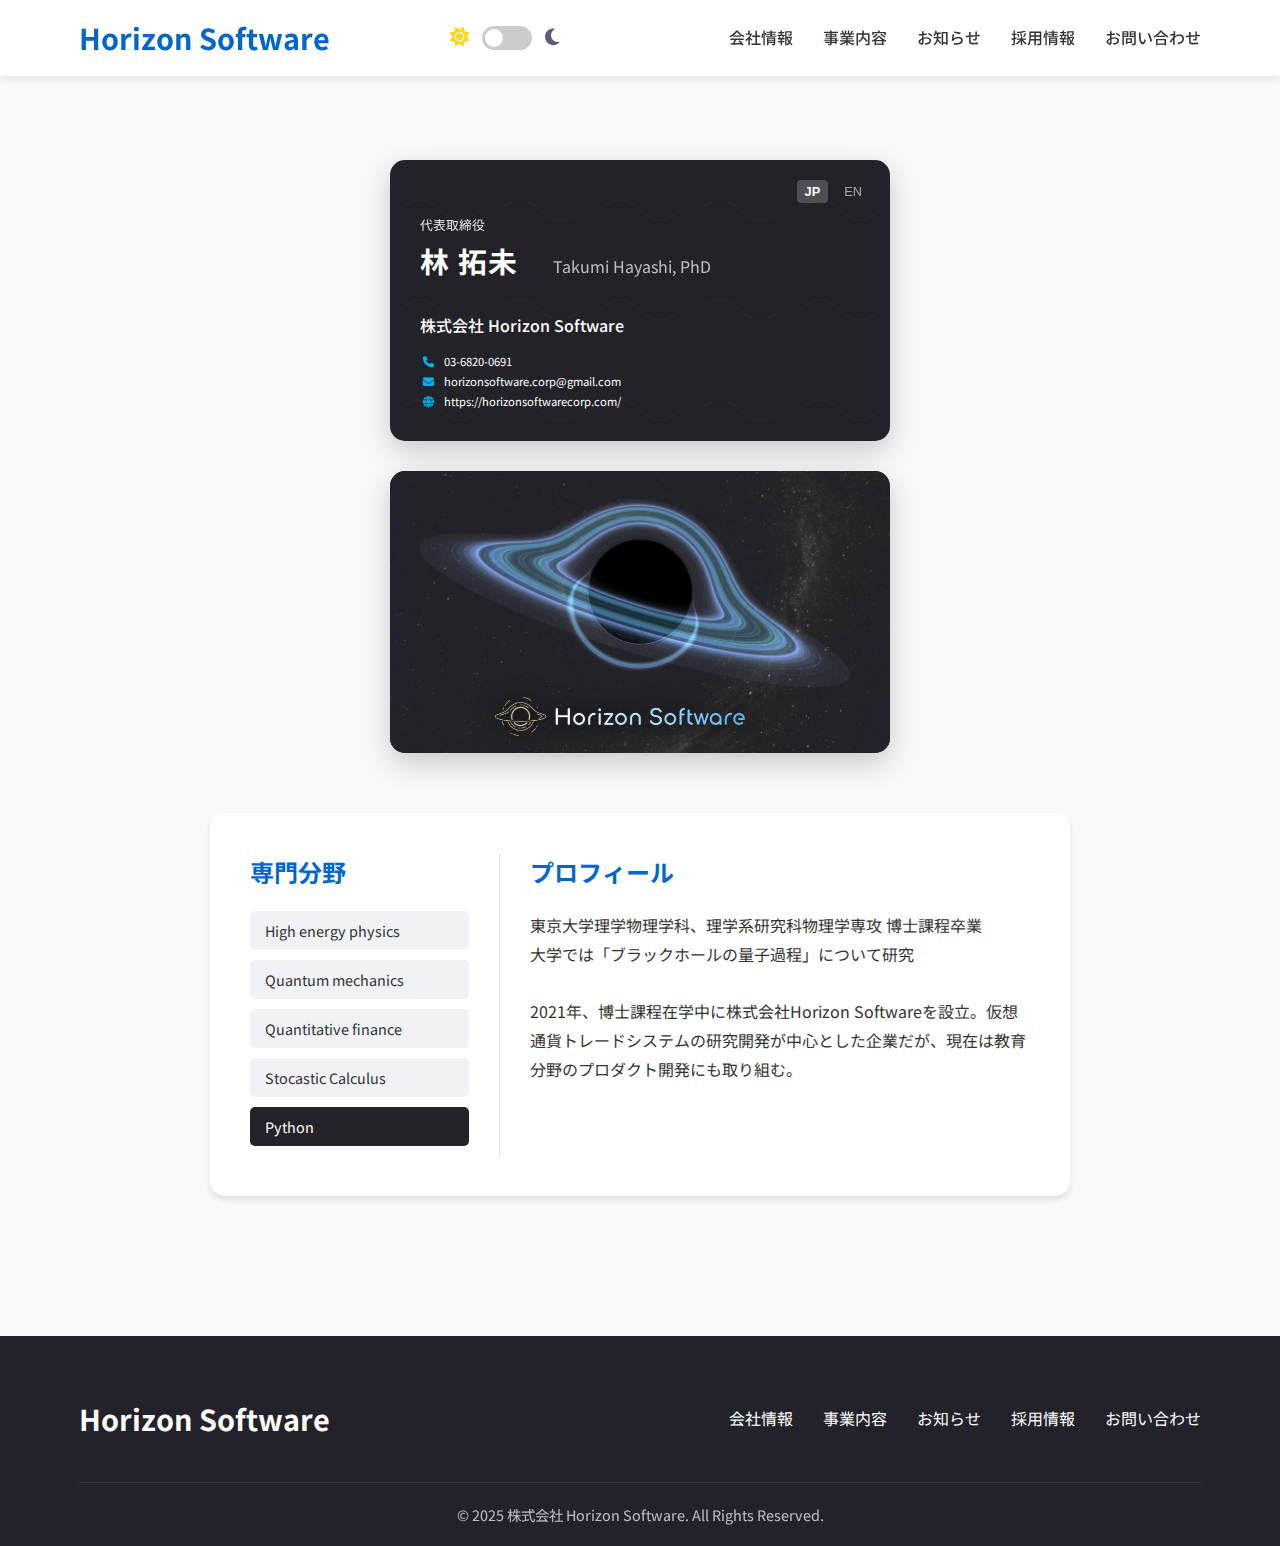
<file: staff/0001.html>
<!DOCTYPE html>
<html lang="ja" data-theme="light">

<head>
    <meta charset="UTF-8">
    <meta name="viewport" content="width=device-width, initial-scale=1.0">
    <meta name="robots" content="noindex, nofollow">
    <title>林 拓未 | 株式会社 Horizon Software</title>
    <link rel="icon" href="../img/favicon.png" type="image/png">
    <link rel="stylesheet" href="../styles.css">
    <link rel="stylesheet" href="staff-styles.css">
    <link rel="stylesheet" href="https://cdnjs.cloudflare.com/ajax/libs/font-awesome/6.4.0/css/all.min.css">
    <link rel="preconnect" href="https://fonts.googleapis.com">
    <link rel="preconnect" href="https://fonts.gstatic.com" crossorigin>
    <link href="https://fonts.googleapis.com/css2?family=Noto+Sans+JP:wght@300;400;500;700&display=swap"
        rel="stylesheet">
</head>

<body class="lang-jp">
    <!-- Header -->
    <header>
        <div class="container">
            <div class="logo">
                <h1>Horizon Software</h1>
            </div>
            <div class="theme-toggle">
                <i class="fas fa-sun"></i>
                <div class="toggle-switch">
                    <input type="checkbox" id="theme-toggle">
                    <label for="theme-toggle"></label>
                </div>
                <i class="fas fa-moon"></i>
            </div>
            <nav>
                <ul>
                    <li><a href="../index.html#about">会社情報</a></li>
                    <li><a href="../index.html#services">事業内容</a></li>
                    <li><a href="../index.html#news">お知らせ</a></li>
                    <li><a href="../index.html#careers">採用情報</a></li>
                    <li><a href="../index.html#contact">お問い合わせ</a></li>
                </ul>
            </nav>
            <div class="menu-toggle">
                <i class="fas fa-bars"></i>
            </div>
        </div>
    </header>

    <!-- Staff Content -->
    <section class="staff-section" style="padding-top: 120px;">
        <div class="staff-container">
            <!-- Business Card Section -->
            <div class="business-card-section">
                <div class="business-card-container">
                    <!-- Business Card Front -->
                    <div class="business-card-front">
                        <div class="language-toggle">
                            <button class="jp-btn active" onclick="toggleLanguage('jp')">JP</button>
                            <button class="en-btn" onclick="toggleLanguage('en')">EN</button>
                        </div>
                        <div class="card-content">
                            <div class="card-header">
                                <div class="name-section">
                                    <!-- Japanese Mode -->
                                    <div class="jp-content">
                                        <div class="position-container">
                                            <div class="position-jp">代表取締役</div>
                                        </div>
                                        <div class="name-container">
                                            <div class="name-primary">林 拓未</div>
                                            <div class="name-secondary">Takumi Hayashi, PhD</div>
                                        </div>
                                    </div>

                                    <!-- English Mode -->
                                    <div class="en-content">
                                        <div class="position-container">
                                            <div class="position-en">CEO</div>
                                        </div>
                                        <div class="name-container">
                                            <div class="name-primary">Takumi Hayashi, PhD</div>
                                            <div class="name-secondary">林 拓未</div>
                                        </div>
                                    </div>
                                </div>
                            </div>
                            <div class="card-footer">
                                <div class="company-container">
                                    <div class="jp-content company-jp">株式会社 Horizon Software</div>
                                    <div class="en-content company-en">Horizon Software Co., Ltd.</div>
                                </div>
                                <div class="contact-info">
                                    <div class="contact-item">
                                        <i class="fas fa-phone"></i>
                                        <span>03-6820-0691</span>
                                    </div>
                                    <div class="contact-item">
                                        <i class="fas fa-envelope"></i>
                                        <span>horizonsoftware.corp@gmail.com</span>
                                    </div>
                                    <div class="contact-item">
                                        <i class="fas fa-globe"></i>
                                        <span>https://horizonsoftwarecorp.com/</span>
                                    </div>
                                </div>
                            </div>
                        </div>
                    </div>

                    <!-- Business Card Back -->
                    <div class="business-card-back">
                        <div class="card-back-content">
                            <div class="blackhole-container">
                                <img src="../img/blackhole.png" alt="Black Hole">
                            </div>
                            <div class="logo-container">
                                <img src="../img/output_logo_transparent.png" alt="Horizon Software Logo">
                            </div>
                        </div>
                    </div>
                </div>
            </div>

            <!-- Staff Details Section -->
            <div class="staff-details-section">
                <div class="details-container">
                    <div class="topics-section">
                        <h3>専門分野</h3>
                        <ul class="topics-list">
                            <li>High energy physics</li>
                            <li>Quantum mechanics</li>
                            <li>Quantitative finance</li>
                            <li>Stocastic Calculus</li>
                            <li>Python</li>
                        </ul>
                    </div>
                    <div class="description-section">
                        <h3>プロフィール</h3>
                        <div class="jp-content description-jp">
                            東京大学理学物理学科、理学系研究科物理学専攻 博士課程卒業<br>大学では「ブラックホールの量子過程」について研究<br><br>2021年、博士課程在学中に株式会社Horizon
                            Softwareを設立。仮想通貨トレードシステムの研究開発が中心とした企業だが、現在は教育分野のプロダクト開発にも取り組む。
                        </div>
                        <div class="en-content description-en">
                            Graduated from the doctoral program in physics at the Department of Physics, Graduate School
                            of Science, University of Tokyo. At the university, he researched quantum processes of black
                            holes. Established Horizon Software Co., Ltd. while in the doctoral program. Although the
                            company was mainly engaged in research and development of virtual currency trading systems,
                            it is now also developing products in the education field.
                        </div>
                    </div>
                </div>
            </div>
        </div>
    </section>

    <!-- Footer -->
    <footer>
        <div class="container">
            <div class="footer-content">
                <div class="footer-logo">
                    <h2>Horizon Software</h2>
                </div>
                <div class="footer-links">
                    <ul>
                        <li><a href="../index.html#about">会社情報</a></li>
                        <li><a href="../index.html#services">事業内容</a></li>
                        <li><a href="../index.html#news">お知らせ</a></li>
                        <li><a href="../index.html#careers">採用情報</a></li>
                        <li><a href="../index.html#contact">お問い合わせ</a></li>
                    </ul>
                </div>
            </div>
            <div class="footer-bottom">
                <p>&copy; 2025 株式会社 Horizon Software. All Rights Reserved.</p>
            </div>
        </div>
    </footer>

    <script src="../script.js"></script>
    <script>
        function toggleLanguage(lang) {
            document.body.className = 'lang-' + lang;

            // Update active button
            document.querySelector('.jp-btn').classList.remove('active');
            document.querySelector('.en-btn').classList.remove('active');
            document.querySelector('.' + lang + '-btn').classList.add('active');

            // Add animation classes
            const nameContainers = document.querySelectorAll('.name-container');
            nameContainers.forEach(container => {
                if (lang === 'jp') {
                    container.classList.add('fade-in-left');
                    container.classList.remove('fade-in-right');
                } else {
                    container.classList.add('fade-in-right');
                    container.classList.remove('fade-in-left');
                }

                // Remove animation classes after animation completes
                setTimeout(() => {
                    container.classList.remove('fade-in-left', 'fade-in-right');
                }, 300);
            });
        }
    </script>
</body>

</html>
</file>
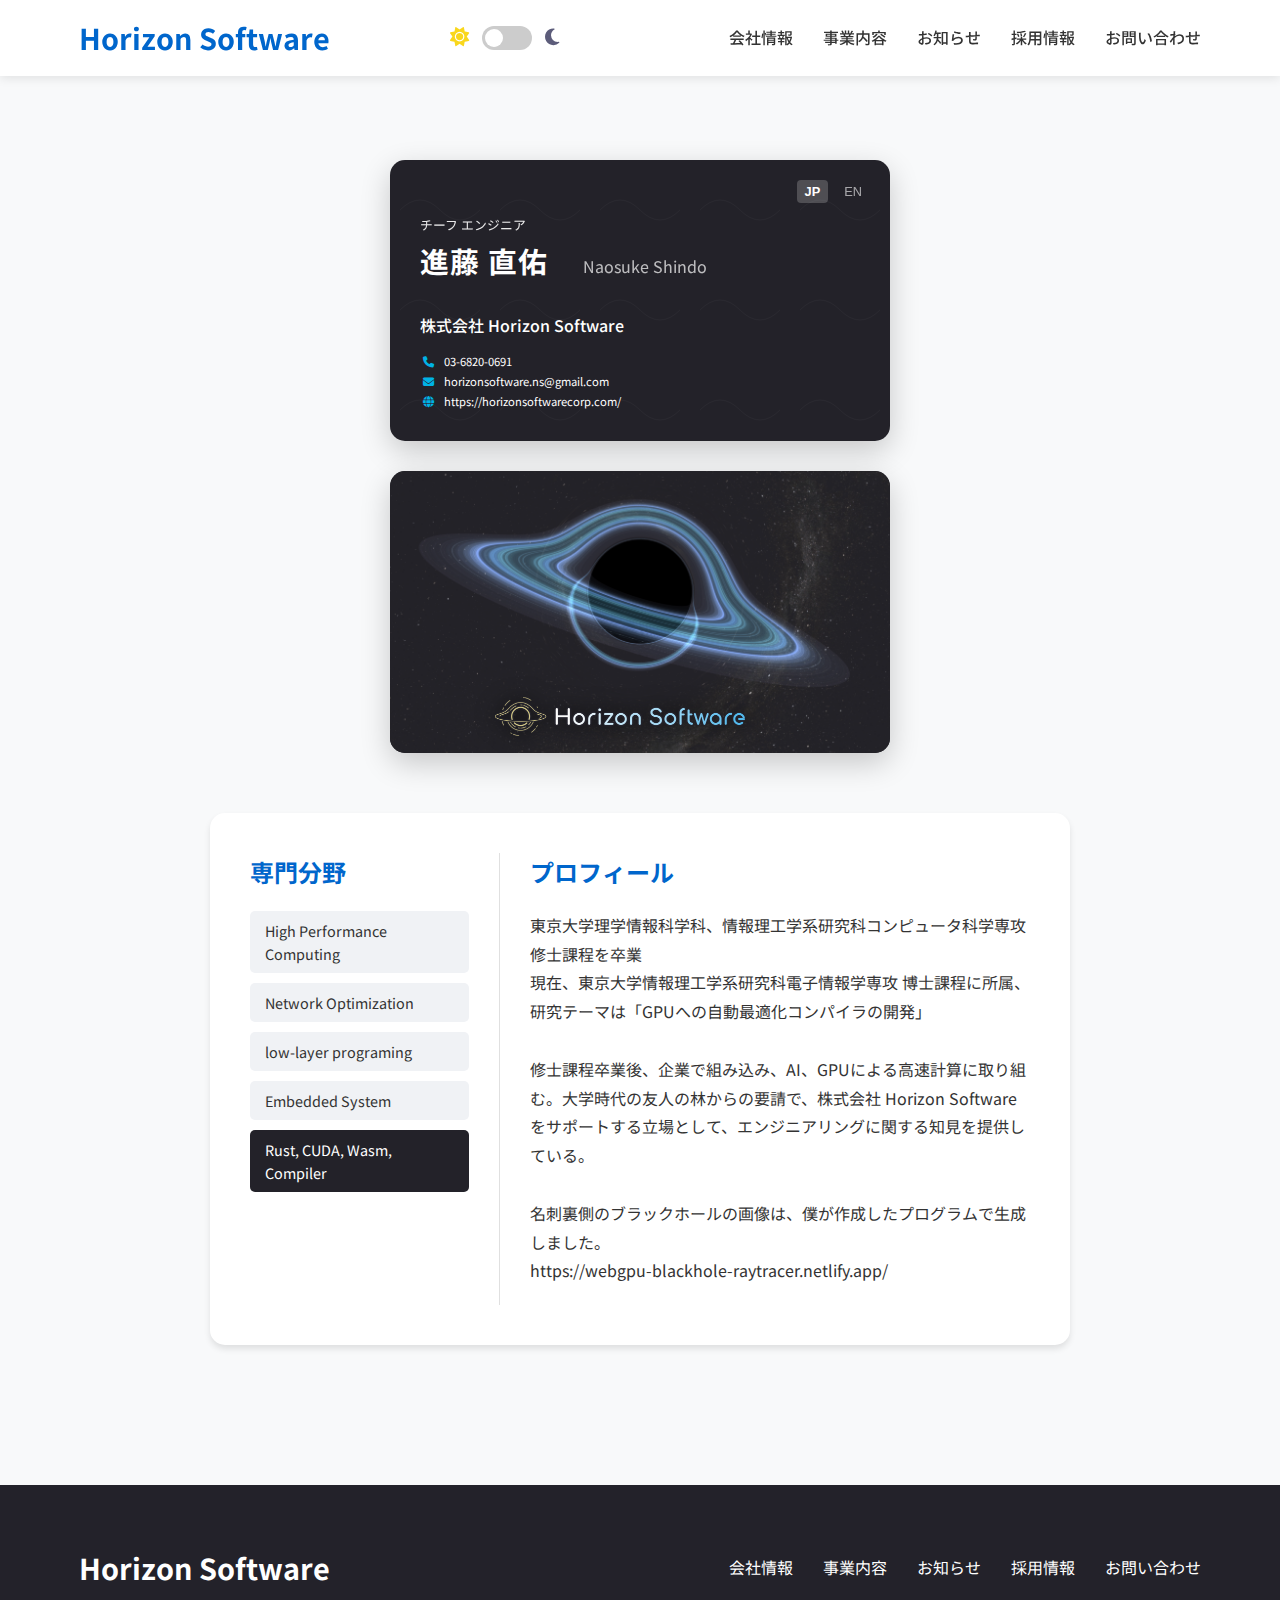
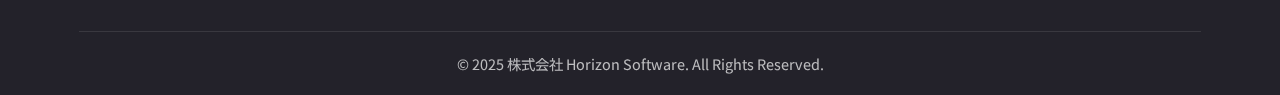
<file: staff/0002.html>
<!DOCTYPE html>
<html lang="ja" data-theme="light">

<head>
    <meta charset="UTF-8">
    <meta name="viewport" content="width=device-width, initial-scale=1.0">
    <meta name="robots" content="noindex, nofollow">
    <title>進藤 直佑 | 株式会社 Horizon Software</title>
    <link rel="icon" href="../img/favicon.png" type="image/png">
    <link rel="stylesheet" href="../styles.css">
    <link rel="stylesheet" href="staff-styles.css">
    <link rel="stylesheet" href="https://cdnjs.cloudflare.com/ajax/libs/font-awesome/6.4.0/css/all.min.css">
    <link rel="preconnect" href="https://fonts.googleapis.com">
    <link rel="preconnect" href="https://fonts.gstatic.com" crossorigin>
    <link href="https://fonts.googleapis.com/css2?family=Noto+Sans+JP:wght@300;400;500;700&display=swap"
        rel="stylesheet">
</head>

<body class="lang-jp">
    <!-- Header -->
    <header>
        <div class="container">
            <div class="logo">
                <h1>Horizon Software</h1>
            </div>
            <div class="theme-toggle">
                <i class="fas fa-sun"></i>
                <div class="toggle-switch">
                    <input type="checkbox" id="theme-toggle">
                    <label for="theme-toggle"></label>
                </div>
                <i class="fas fa-moon"></i>
            </div>
            <nav>
                <ul>
                    <li><a href="../index.html#about">会社情報</a></li>
                    <li><a href="../index.html#services">事業内容</a></li>
                    <li><a href="../index.html#news">お知らせ</a></li>
                    <li><a href="../index.html#careers">採用情報</a></li>
                    <li><a href="../index.html#contact">お問い合わせ</a></li>
                </ul>
            </nav>
            <div class="menu-toggle">
                <i class="fas fa-bars"></i>
            </div>
        </div>
    </header>

    <!-- Staff Content -->
    <section class="staff-section" style="padding-top: 120px;">
        <div class="staff-container">
            <!-- Business Card Section -->
            <div class="business-card-section">
                <div class="business-card-container">
                    <!-- Business Card Front -->
                    <div class="business-card-front">
                        <div class="language-toggle">
                            <button class="jp-btn active" onclick="toggleLanguage('jp')">JP</button>
                            <button class="en-btn" onclick="toggleLanguage('en')">EN</button>
                        </div>
                        <div class="card-content">
                            <div class="card-header">
                                <div class="name-section">
                                    <!-- Japanese Mode -->
                                    <div class="jp-content">
                                        <div class="position-container">
                                            <div class="position-jp">チーフ エンジニア</div>
                                        </div>
                                        <div class="name-container">
                                            <div class="name-primary">進藤 直佑</div>
                                            <div class="name-secondary">Naosuke Shindo</div>
                                        </div>
                                    </div>

                                    <!-- English Mode -->
                                    <div class="en-content">
                                        <div class="position-container">
                                            <div class="position-en">Chief Engineer</div>
                                        </div>
                                        <div class="name-container">
                                            <div class="name-primary">Naosuke Shindo</div>
                                            <div class="name-secondary">進藤 直佑</div>
                                        </div>
                                    </div>
                                </div>
                            </div>
                            <div class="card-footer">
                                <div class="company-container">
                                    <div class="jp-content company-jp">株式会社 Horizon Software</div>
                                    <div class="en-content company-en">Horizon Software Co., Ltd.</div>
                                </div>
                                <div class="contact-info">
                                    <div class="contact-item">
                                        <i class="fas fa-phone"></i>
                                        <span>03-6820-0691</span>
                                    </div>
                                    <div class="contact-item">
                                        <i class="fas fa-envelope"></i>
                                        <span>horizonsoftware.ns@gmail.com</span>
                                    </div>
                                    <div class="contact-item">
                                        <i class="fas fa-globe"></i>
                                        <span>https://horizonsoftwarecorp.com/</span>
                                    </div>
                                </div>
                            </div>
                        </div>
                    </div>

                    <!-- Business Card Back -->
                    <div class="business-card-back">
                        <div class="card-back-content">
                            <div class="blackhole-container">
                                <img src="../img/blackhole.png" alt="Black Hole">
                            </div>
                            <div class="logo-container">
                                <img src="../img/output_logo_transparent.png" alt="Horizon Software Logo">
                            </div>
                        </div>
                    </div>
                </div>
            </div>

            <!-- Staff Details Section -->
            <div class="staff-details-section">
                <div class="details-container">
                    <div class="topics-section">
                        <h3>専門分野</h3>
                        <ul class="topics-list">
                            <li>High Performance Computing</li>
                            <li>Network Optimization</li>
                            <li>low-layer programing</li>
                            <li>Embedded System</li>
                            <li>Rust, CUDA, Wasm, Compiler</li>
                        </ul>
                    </div>
                    <div class="description-section">
                        <h3>プロフィール</h3>
                        <div class="jp-content description-jp">
                            東京大学理学情報科学科、情報理工学系研究科コンピュータ科学専攻 修士課程を卒業 <br>
                            現在、東京大学情報理工学系研究科電子情報学専攻 博士課程に所属、研究テーマは「GPUへの自動最適化コンパイラの開発」<br><br>

                            修士課程卒業後、企業で組み込み、AI、GPUによる高速計算に取り組む。大学時代の友人の林からの要請で、株式会社 Horizon
                            Softwareをサポートする立場として、エンジニアリングに関する知見を提供している。
                            <br>
                            <br>
                            名刺裏側のブラックホールの画像は、僕が作成したプログラムで生成しました。
                            <br>
                            <a href="https://webgpu-blackhole-raytracer.netlify.app/"
                                target="_blank">https://webgpu-blackhole-raytracer.netlify.app/</a>
                        </div>
                        <div class="en-content description-en">
                            After graduating from the master's program in computer science at the Department of
                            Information Science, University of Tokyo, he worked on high-speed calculations using
                            embedded systems, AI, and GPUs in the private sector. After retiring, he joined Horizon
                            Software Co., Ltd. to provide expertise in engineering.
                        </div>
                    </div>
                </div>
            </div>
        </div>
    </section>

    <!-- Footer -->
    <footer>
        <div class="container">
            <div class="footer-content">
                <div class="footer-logo">
                    <h2>Horizon Software</h2>
                </div>
                <div class="footer-links">
                    <ul>
                        <li><a href="../index.html#about">会社情報</a></li>
                        <li><a href="../index.html#services">事業内容</a></li>
                        <li><a href="../index.html#news">お知らせ</a></li>
                        <li><a href="../index.html#careers">採用情報</a></li>
                        <li><a href="../index.html#contact">お問い合わせ</a></li>
                    </ul>
                </div>
            </div>
            <div class="footer-bottom">
                <p>&copy; 2025 株式会社 Horizon Software. All Rights Reserved.</p>
            </div>
        </div>
    </footer>

    <script src="../script.js"></script>
    <script>
        function toggleLanguage(lang) {
            document.body.className = 'lang-' + lang;

            // Update active button
            document.querySelector('.jp-btn').classList.remove('active');
            document.querySelector('.en-btn').classList.remove('active');
            document.querySelector('.' + lang + '-btn').classList.add('active');

            // Add animation classes
            const nameContainers = document.querySelectorAll('.name-container');
            nameContainers.forEach(container => {
                if (lang === 'jp') {
                    container.classList.add('fade-in-left');
                    container.classList.remove('fade-in-right');
                } else {
                    container.classList.add('fade-in-right');
                    container.classList.remove('fade-in-left');
                }

                // Remove animation classes after animation completes
                setTimeout(() => {
                    container.classList.remove('fade-in-left', 'fade-in-right');
                }, 300);
            });
        }
    </script>
</body>

</html>
</file>
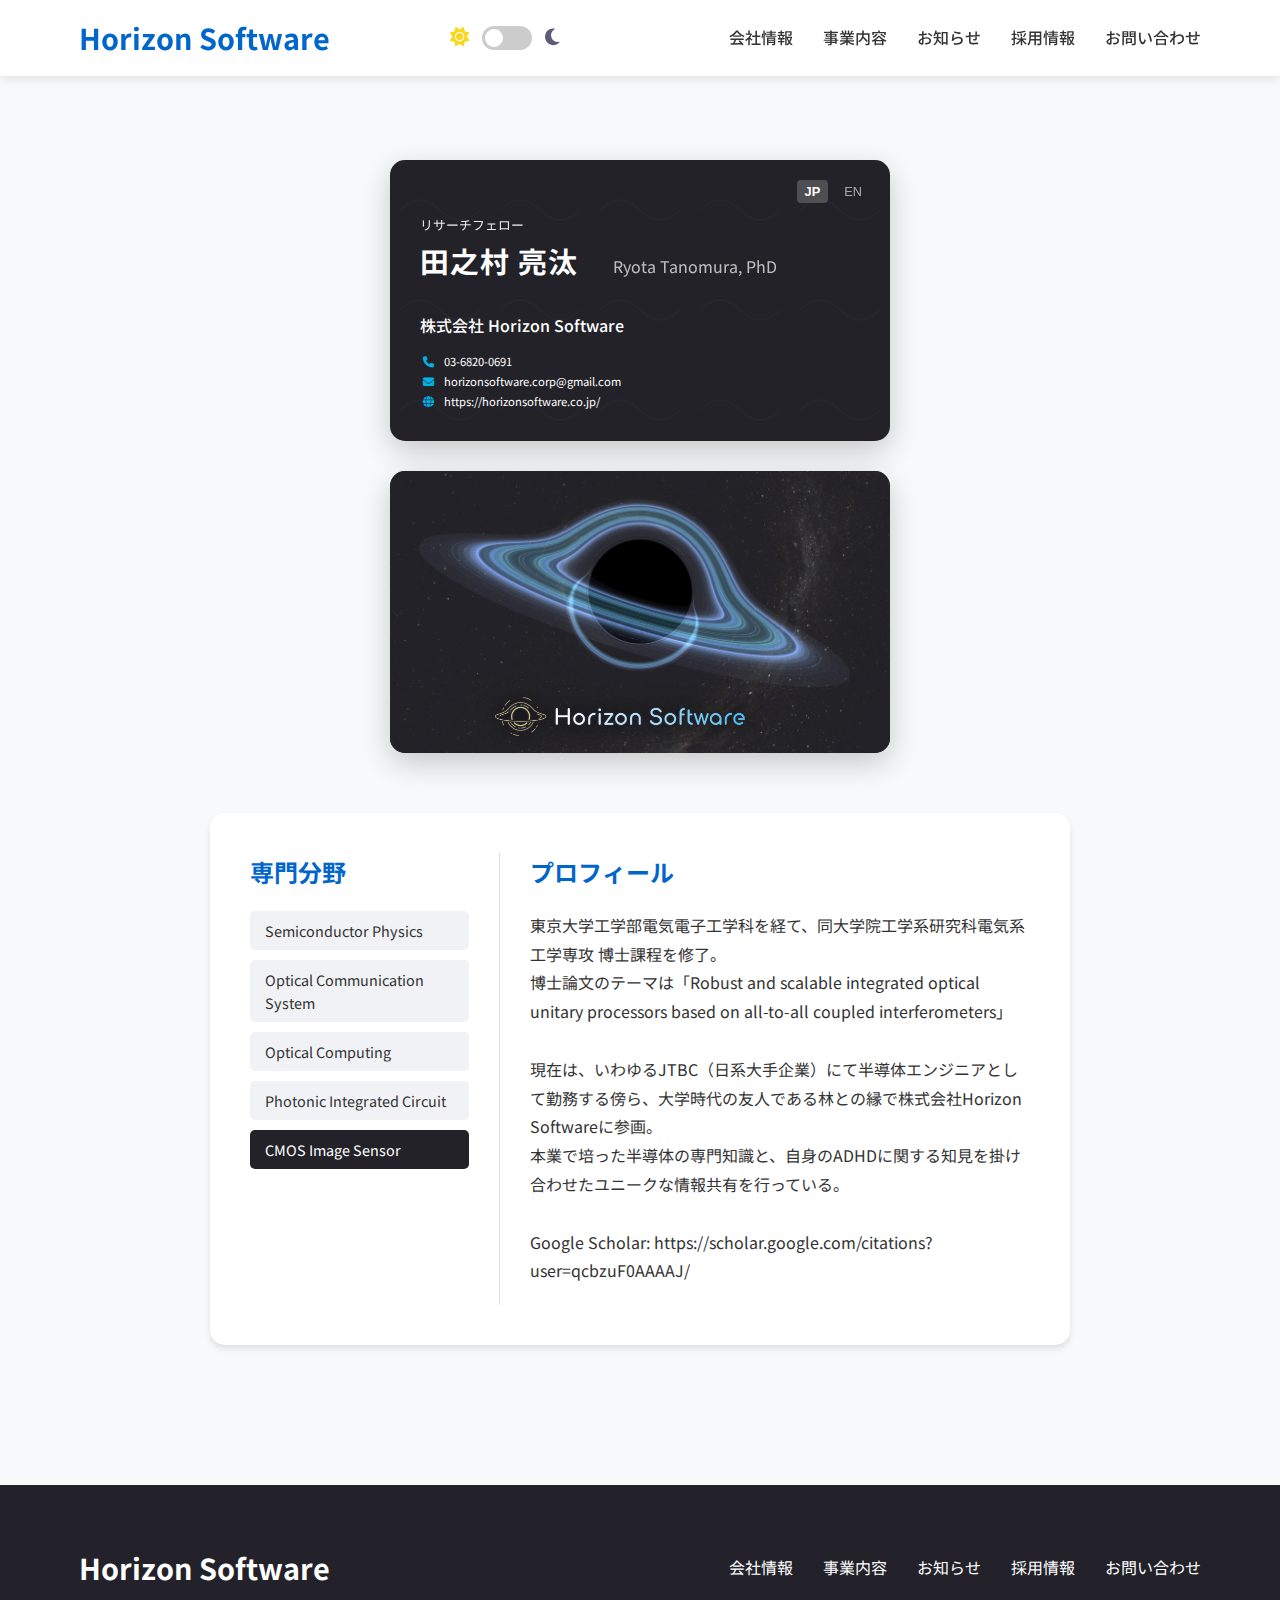
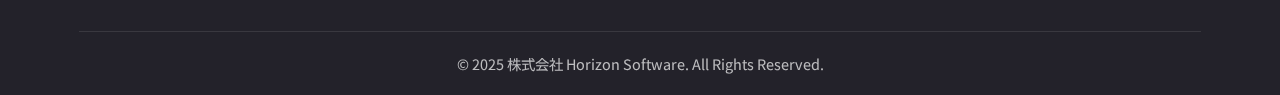
<file: staff/0004.html>
<!DOCTYPE html>
<html lang="ja" data-theme="light">

<head>
    <meta charset="UTF-8">
    <meta name="viewport" content="width=device-width, initial-scale=1.0">
    <meta name="robots" content="noindex, nofollow">
    <title>田之村 亮汰 | 株式会社 Horizon Software</title>
    <link rel="icon" href="../img/favicon.png" type="image/png">
    <link rel="stylesheet" href="../styles.css">
    <link rel="stylesheet" href="staff-styles.css">
    <link rel="stylesheet" href="https://cdnjs.cloudflare.com/ajax/libs/font-awesome/6.4.0/css/all.min.css">
    <link rel="preconnect" href="https://fonts.googleapis.com">
    <link rel="preconnect" href="https://fonts.gstatic.com" crossorigin>
    <link href="https://fonts.googleapis.com/css2?family=Noto+Sans+JP:wght@300;400;500;700&display=swap"
        rel="stylesheet">
</head>

<body class="lang-jp">
    <!-- Header -->
    <header>
        <div class="container">
            <div class="logo">
                <h1>Horizon Software</h1>
            </div>
            <div class="theme-toggle">
                <i class="fas fa-sun"></i>
                <div class="toggle-switch">
                    <input type="checkbox" id="theme-toggle">
                    <label for="theme-toggle"></label>
                </div>
                <i class="fas fa-moon"></i>
            </div>
            <nav>
                <ul>
                    <li><a href="../index.html#about">会社情報</a></li>
                    <li><a href="../index.html#services">事業内容</a></li>
                    <li><a href="../index.html#news">お知らせ</a></li>
                    <li><a href="../index.html#careers">採用情報</a></li>
                    <li><a href="../index.html#contact">お問い合わせ</a></li>
                </ul>
            </nav>
            <div class="menu-toggle">
                <i class="fas fa-bars"></i>
            </div>
        </div>
    </header>

    <!-- Staff Content -->
    <section class="staff-section" style="padding-top: 120px;">
        <div class="staff-container">
            <!-- Business Card Section -->
            <div class="business-card-section">
                <div class="business-card-container">
                    <!-- Business Card Front -->
                    <div class="business-card-front">
                        <div class="language-toggle">
                            <button class="jp-btn active" onclick="toggleLanguage('jp')">JP</button>
                            <button class="en-btn" onclick="toggleLanguage('en')">EN</button>
                        </div>
                        <div class="card-content">
                            <div class="card-header">
                                <div class="name-section">
                                    <!-- Japanese Mode -->
                                    <div class="jp-content">
                                        <div class="position-container">
                                            <div class="position-jp">リサーチフェロー</div>
                                        </div>
                                        <div class="name-container">
                                            <div class="name-primary">田之村 亮汰</div>
                                            <div class="name-secondary">Ryota Tanomura, PhD</div>
                                        </div>
                                    </div>

                                    <!-- English Mode -->
                                    <div class="en-content">
                                        <div class="position-container">
                                            <div class="position-en">Research Fellow</div>
                                        </div>
                                        <div class="name-container">
                                            <div class="name-primary">Ryota Tanomura  PhD</div>
                                            <div class="name-secondary">田之村亮汰</div>
                                        </div>
                                    </div>
                                </div>
                            </div>
                            <div class="card-footer">
                                <div class="company-container">
                                    <div class="jp-content company-jp">株式会社 Horizon Software</div>
                                    <div class="en-content company-en">Horizon Software Co., Ltd.</div>
                                </div>
                                <div class="contact-info">
                                    <div class="contact-item">
                                        <i class="fas fa-phone"></i>
                                        <span>03-6820-0691</span>
                                    </div>
                                    <div class="contact-item">
                                        <i class="fas fa-envelope"></i>
                                        <span>horizonsoftware.corp@gmail.com</span>
                                    </div>
                                    <div class="contact-item">
                                        <i class="fas fa-globe"></i>
                                        <span>https://horizonsoftware.co.jp/</span>
                                    </div>
                                </div>
                            </div>
                        </div>
                    </div>

                    <!-- Business Card Back -->
                    <div class="business-card-back">
                        <div class="card-back-content">
                            <div class="blackhole-container">
                                <img src="../img/blackhole.png" alt="Black Hole">
                            </div>
                            <div class="logo-container">
                                <img src="../img/output_logo_transparent.png" alt="Horizon Software Logo">
                            </div>
                        </div>
                    </div>
                </div>
            </div>

            <!-- Staff Details Section -->
            <div class="staff-details-section">
                <div class="details-container">
                    <div class="topics-section">
                        <h3>専門分野</h3>
                        <ul class="topics-list">
                            <li>Semiconductor Physics</li>
                            <li>Optical Communication System</li>
                            <li>Optical Computing</li>
                            <li>Photonic Integrated Circuit</li>
                            <li>CMOS Image Sensor</li>
                        </ul>
                    </div>
                    <div class="description-section">
                        <h3>プロフィール</h3>
                        <div class="jp-content description-jp">
                            東京大学工学部電気電子工学科を経て、同大学院工学系研究科電気系工学専攻 博士課程を修了。<br> 
                            博士論文のテーマは「Robust and scalable integrated optical unitary processors based on all-to-all coupled interferometers」<br><br>

                            現在は、いわゆるJTBC（日系大手企業）にて半導体エンジニアとして勤務する傍ら、大学時代の友人である林との縁で株式会社Horizon Softwareに参画。<br>
                            本業で培った半導体の専門知識と、自身のADHDに関する知見を掛け合わせたユニークな情報共有を行っている。<br><br>

                            Google Scholar: <a href="https://scholar.google.com/citations?user=qcbzuF0AAAAJ"
                                target="_blank">https://scholar.google.com/citations?user=qcbzuF0AAAAJ/</a>
                        </div>
                        <div class="en-content description-en">
                            Received a Ph.D. in Electrical Engineering from the University of Tokyo. Ph.D. dissertation title: "Robust and scalable integrated optical unitary processors based on all-to-all coupled interferometers".<br>
                            Currently working as a semiconductor engineer at a major Japanese corporation. Concurrently, joined Horizon Software Inc. through a connection with Hayashi, a university friend. Shares unique insights combining professional expertise in semiconductors with personal experiences regarding ADHD. <br><br>

                            Google Scholar: <a href="https://scholar.google.com/citations?user=qcbzuF0AAAAJ"
                                target="_blank">https://scholar.google.com/citations?user=qcbzuF0AAAAJ/</a>
                        </div>
                    </div>
                </div>
            </div>
        </div>
    </section>

    <!-- Footer -->
    <footer>
        <div class="container">
            <div class="footer-content">
                <div class="footer-logo">
                    <h2>Horizon Software</h2>
                </div>
                <div class="footer-links">
                    <ul>
                        <li><a href="../index.html#about">会社情報</a></li>
                        <li><a href="../index.html#services">事業内容</a></li>
                        <li><a href="../index.html#news">お知らせ</a></li>
                        <li><a href="../index.html#careers">採用情報</a></li>
                        <li><a href="../index.html#contact">お問い合わせ</a></li>
                    </ul>
                </div>
            </div>
            <div class="footer-bottom">
                <p>&copy; 2025 株式会社 Horizon Software. All Rights Reserved.</p>
            </div>
        </div>
    </footer>

    <script src="../script.js"></script>
    <script>
        function toggleLanguage(lang) {
            document.body.className = 'lang-' + lang;

            // Update active button
            document.querySelector('.jp-btn').classList.remove('active');
            document.querySelector('.en-btn').classList.remove('active');
            document.querySelector('.' + lang + '-btn').classList.add('active');

            // Add animation classes
            const nameContainers = document.querySelectorAll('.name-container');
            nameContainers.forEach(container => {
                if (lang === 'jp') {
                    container.classList.add('fade-in-left');
                    container.classList.remove('fade-in-right');
                } else {
                    container.classList.add('fade-in-right');
                    container.classList.remove('fade-in-left');
                }

                // Remove animation classes after animation completes
                setTimeout(() => {
                    container.classList.remove('fade-in-left', 'fade-in-right');
                }, 300);
            });
        }
    </script>
</body>

</html>
</file>
<file: styles.css>
/* Global Styles */
:root {
    --primary-color: #0066cc;
    --secondary-color: #004d99;
    --accent-color: #00b3e6;
    --text-color: #333;
    --light-text: #fff;
    --dark-bg: #23222a;
    --light-bg: #f8f9fa;
    --gray-bg: #f0f2f5;
    --border-color: #e0e0e0;
    --success-color: #28a745;
    --shadow: 0 4px 6px rgba(0, 0, 0, 0.1);
    --transition: all 0.3s ease;
    --card-bg: #fff;
    --header-bg: rgba(255, 255, 255, 0.95);
    --footer-bg: var(--dark-bg);
    --footer-text: var(--light-text);
}

/* Dark Theme Variables */
html[data-theme="dark"] {
    --primary-color: #4d94ff;
    --secondary-color: #80b3ff;
    --accent-color: #33ccff;
    --text-color: #e0e0e0;
    --light-bg: #2a2a36;
    --gray-bg: #333340;
    --border-color: #444;
    --card-bg: #2d2d3a;
    --header-bg: rgba(35, 34, 42, 0.95);
    --footer-bg: #1a1a24;
    --footer-text: #e0e0e0;
    --shadow: 0 4px 6px rgba(0, 0, 0, 0.3);
}

* {
    margin: 0;
    padding: 0;
    box-sizing: border-box;
}

html {
    scroll-behavior: smooth;
}

body {
    font-family: 'Noto Sans JP', sans-serif;
    line-height: 1.6;
    color: var(--text-color);
    background-color: var(--light-bg);
    transition: background-color 0.3s ease, color 0.3s ease;
}

.container {
    width: 90%;
    max-width: 1200px;
    margin: 0 auto;
    padding: 0 15px;
}

a {
    text-decoration: none;
    color: inherit;
}

ul {
    list-style: none;
}

.btn {
    display: inline-block;
    background-color: var(--primary-color);
    color: var(--light-text);
    padding: 12px 30px;
    border-radius: 30px;
    font-weight: 500;
    transition: var(--transition);
    border: none;
    cursor: pointer;
    font-size: 16px;
    text-align: center;
}

.btn:hover {
    background-color: var(--secondary-color);
    transform: translateY(-2px);
    box-shadow: var(--shadow);
}

.section-header {
    text-align: center;
    margin-bottom: 50px;
}

.section-header h2 {
    font-size: 2.5rem;
    font-weight: 700;
    margin-bottom: 15px;
    color: var(--primary-color);
}

.underline {
    height: 4px;
    width: 70px;
    background-color: var(--accent-color);
    margin: 0 auto;
}

section {
    padding: 100px 0;
}

/* Header Styles */
header {
    position: fixed;
    top: 0;
    left: 0;
    width: 100%;
    background-color: var(--header-bg);
    box-shadow: 0 2px 10px rgba(0, 0, 0, 0.1);
    z-index: 1000;
    padding: 15px 0;
    transition: var(--transition);
}

header.scrolled {
    background-color: var(--header-bg);
    box-shadow: 0 2px 10px rgba(0, 0, 0, 0.15);
}

header .container {
    display: flex;
    justify-content: space-between;
    align-items: center;
}

/* Theme Toggle */
.theme-toggle {
    display: flex;
    align-items: center;
    margin-right: 20px;
}

.theme-toggle i {
    color: var(--text-color);
    font-size: 1.2rem;
}

.theme-toggle .fa-sun {
    color: #f9d71c;
    margin-right: 8px;
}

.theme-toggle .fa-moon {
    color: #5c5c7a;
    margin-left: 8px;
}

.toggle-switch {
    position: relative;
    width: 50px;
    height: 24px;
    margin: 0 5px;
}

.toggle-switch input {
    opacity: 0;
    width: 0;
    height: 0;
}

.toggle-switch label {
    position: absolute;
    cursor: pointer;
    top: 0;
    left: 0;
    right: 0;
    bottom: 0;
    background-color: #ccc;
    transition: .4s;
    border-radius: 34px;
}

.toggle-switch label:before {
    position: absolute;
    content: "";
    height: 18px;
    width: 18px;
    left: 3px;
    bottom: 3px;
    background-color: white;
    transition: .4s;
    border-radius: 50%;
}

.toggle-switch input:checked + label {
    background-color: var(--primary-color);
}

.toggle-switch input:checked + label:before {
    transform: translateX(26px);
}

.logo h1 {
    font-size: 1.8rem;
    font-weight: 700;
    color: var(--primary-color);
}

nav ul {
    display: flex;
}

nav ul li {
    margin-left: 30px;
}

nav ul li a {
    font-weight: 500;
    transition: var(--transition);
    position: relative;
}

nav ul li a:hover {
    color: var(--primary-color);
}

nav ul li a::after {
    content: '';
    position: absolute;
    bottom: -5px;
    left: 0;
    width: 0;
    height: 2px;
    background-color: var(--primary-color);
    transition: var(--transition);
}

nav ul li a:hover::after {
    width: 100%;
}

.menu-toggle {
    display: none;
    font-size: 1.5rem;
    cursor: pointer;
}

/* Hero Section */
.hero {
    height: 100vh;
    background: linear-gradient(135deg, rgba(0, 102, 204, 0.8), rgba(0, 179, 230, 0.7));
    display: flex;
    align-items: center;
    color: var(--light-text);
    text-align: center;
    position: relative;
    overflow: hidden;
}

#particles-js {
    position: absolute;
    width: 100%;
    height: 100%;
    top: 0;
    left: 0;
    z-index: 1;
}

.hero-content {
    max-width: 800px;
    margin: 0 auto;
    position: relative;
    z-index: 2;
}

.hero-content h1 {
    font-size: 3.5rem;
    font-weight: 700;
    margin-bottom: 20px;
    line-height: 1.2;
}

.hero-content p {
    font-size: 1.2rem;
    margin-bottom: 30px;
    opacity: 0.9;
}

/* About Section */
.about {
    background-color: var(--light-bg);
}

.about-content {
    display: flex;
    justify-content: center;
}

.about-info {
    display: grid;
    grid-template-columns: repeat(auto-fit, minmax(300px, 1fr));
    gap: 30px;
    width: 100%;
}

.info-item {
    background-color: var(--card-bg);
    padding: 30px;
    border-radius: 10px;
    box-shadow: var(--shadow);
    transition: var(--transition);
}

.info-item:hover {
    transform: translateY(-5px);
    box-shadow: 0 10px 20px rgba(0, 0, 0, 0.1);
}

.info-item h3 {
    font-size: 1.2rem;
    margin-bottom: 10px;
    color: var(--primary-color);
}

.info-item p {
    color: var(--text-color);
}

/* Services Section */
.services-grid {
    display: grid;
    grid-template-columns: repeat(auto-fit, minmax(300px, 1fr));
    gap: 30px;
}

.service-card {
    background-color: var(--card-bg);
    padding: 40px 30px;
    border-radius: 10px;
    box-shadow: var(--shadow);
    transition: var(--transition);
    text-align: center;
}

.service-card:hover {
    transform: translateY(-10px);
    box-shadow: 0 15px 30px rgba(0, 0, 0, 0.1);
}

.service-icon {
    font-size: 3rem;
    color: var(--primary-color);
    margin-bottom: 20px;
}

.service-card h3 {
    font-size: 1.5rem;
    margin-bottom: 15px;
    color: var(--primary-color);
}

.service-card p {
    margin-bottom: 20px;
}

.service-features {
    text-align: left;
}

.feature {
    display: flex;
    align-items: flex-start;
    margin-bottom: 10px;
}

.feature i {
    color: var(--success-color);
    margin-right: 10px;
    margin-top: 5px;
}

/* Careers Section */
.careers {
    background-color: var(--light-bg);
}

.careers-content {
    max-width: 800px;
    margin: 0 auto;
}

.career-card {
    background-color: var(--card-bg);
    padding: 40px;
    border-radius: 10px;
    box-shadow: var(--shadow);
    text-align: center;
}

.career-card h3 {
    font-size: 1.8rem;
    margin-bottom: 20px;
    color: var(--primary-color);
}

.career-details {
    display: flex;
    justify-content: center;
    flex-wrap: wrap;
    gap: 30px;
    margin-bottom: 30px;
}

.detail {
    display: flex;
    align-items: center;
}

.detail i {
    color: var(--primary-color);
    margin-right: 10px;
    font-size: 1.2rem;
}

/* Contact Section */
.contact-content {
    display: grid;
    grid-template-columns: repeat(auto-fit, minmax(300px, 1fr));
    gap: 50px;
}

.contact-info {
    display: grid;
    grid-template-columns: repeat(auto-fit, minmax(200px, 1fr));
    gap: 30px;
}

.contact-info .info-item {
    text-align: center;
}

.contact-info .info-item i {
    font-size: 2rem;
    color: var(--primary-color);
    margin-bottom: 15px;
}

.contact-form {
    background-color: var(--card-bg);
    padding: 40px;
    border-radius: 10px;
    box-shadow: var(--shadow);
}

.form-group {
    margin-bottom: 20px;
}

.form-group label {
    display: block;
    margin-bottom: 5px;
    font-weight: 500;
}

.form-group input,
.form-group textarea {
    width: 100%;
    padding: 12px 15px;
    border: 1px solid var(--border-color);
    border-radius: 5px;
    font-family: inherit;
    font-size: 16px;
    transition: var(--transition);
}

.form-group input:focus,
.form-group textarea:focus {
    outline: none;
    border-color: var(--primary-color);
    box-shadow: 0 0 0 2px rgba(0, 102, 204, 0.2);
}

/* Footer */
footer {
    background-color: var(--footer-bg);
    color: var(--footer-text);
    padding: 60px 0 20px;
}

.footer-content {
    display: flex;
    justify-content: space-between;
    align-items: center;
    flex-wrap: wrap;
    margin-bottom: 40px;
}

.footer-logo h2 {
    font-size: 1.8rem;
    font-weight: 700;
}

.footer-links ul {
    display: flex;
    flex-wrap: wrap;
}

.footer-links ul li {
    margin-left: 30px;
}

.footer-links ul li a {
    transition: var(--transition);
}

.footer-links ul li a:hover {
    color: var(--accent-color);
}

.footer-bottom {
    text-align: center;
    padding-top: 20px;
    border-top: 1px solid rgba(255, 255, 255, 0.1);
}

.footer-bottom p {
    font-size: 0.9rem;
    opacity: 0.7;
}

/* Email Address Fix */
.email-address {
    word-break: break-all;
}

/* News Section */
.news {
    background-color: var(--light-bg);
}

.news-container {
    display: flex;
    flex-direction: column;
    gap: 30px;
}

.news-card {
    background-color: var(--card-bg);
    border-radius: 10px;
    box-shadow: var(--shadow);
    padding: 30px;
    transition: var(--transition);
}

.news-card:hover {
    transform: translateY(-5px);
    box-shadow: 0 15px 30px rgba(0, 0, 0, 0.1);
}

.news-date {
    color: var(--primary-color);
    font-weight: 500;
    margin-bottom: 10px;
}

.news-title {
    font-size: 1.5rem;
    margin-bottom: 15px;
    color: var(--primary-color);
}

.news-content {
    margin-bottom: 20px;
}

.news-more {
    display: inline-block;
    color: var(--primary-color);
    font-weight: 500;
    transition: var(--transition);
}

.news-more:hover {
    color: var(--secondary-color);
    text-decoration: underline;
}


/* Responsive Styles */
@media (max-width: 992px) {
    .section-header h2 {
        font-size: 2rem;
    }
    
    .hero-content h1 {
        font-size: 2.8rem;
    }
}

@media (max-width: 768px) {
    .menu-toggle {
        display: block;
    }
    
    .theme-toggle {
        margin-right: 50px;
    }
    
    nav {
        position: fixed;
        top: 70px;
        left: -100%;
        width: 80%;
        height: calc(100vh - 70px);
        background-color: var(--card-bg);
        flex-direction: column;
        transition: var(--transition);
        box-shadow: 2px 0 10px rgba(0, 0, 0, 0.1);
    }
    
    nav.active {
        left: 0;
    }
    
    nav ul {
        flex-direction: column;
        padding: 30px;
    }
    
    nav ul li {
        margin: 15px 0;
    }
    
    .hero-content h1 {
        font-size: 2.2rem;
    }
    
    .footer-content {
        flex-direction: column;
        text-align: center;
    }
    
    .footer-logo {
        margin-bottom: 20px;
    }
    
    .footer-links ul {
        justify-content: center;
    }
    
    .footer-links ul li {
        margin: 0 15px;
        margin-bottom: 10px;
    }
}

@media (max-width: 576px) {
    section {
        padding: 70px 0;
    }
    
    .hero-content h1 {
        font-size: 1.8rem;
    }
    
    .section-header h2 {
        font-size: 1.8rem;
    }
    
    .info-item, .service-card, .career-card, .contact-form {
        padding: 20px;
    }
}
</file>
<file: staff/staff-styles.css>
/* Staff Page Styles */
:root {
    --primary-color: #0066cc;
    --secondary-color: #004d99;
    --accent-color: #00b3e6;
    --text-color: #333;
    --light-text: #fff;
    --dark-bg: #23222a;
    --darker-bg: #1a1921;
    --light-bg: #f8f9fa;
    --gray-bg: #f0f2f5;
    --border-color: #e0e0e0;
    --success-color: #28a745;
    --shadow: 0 4px 6px rgba(0, 0, 0, 0.1);
    --transition: all 0.3s ease;
    --card-bg: #fff;
    --header-bg: rgba(255, 255, 255, 0.95);
    --footer-bg: var(--dark-bg);
    --footer-text: var(--light-text);
    --card-front-bg: rgb(35, 34, 41);
    --card-back-bg: rgb(35, 34, 41);
}

/* Dark Theme Variables */
html[data-theme="dark"] {
    --primary-color: #4d94ff;
    --secondary-color: #80b3ff;
    --accent-color: #33ccff;
    --text-color: #e0e0e0;
    --light-bg: #2a2a36;
    --gray-bg: #333340;
    --border-color: #444;
    --card-bg: #2d2d3a;
    --header-bg: rgba(35, 34, 42, 0.95);
    --footer-bg: #1a1a24;
    --footer-text: #e0e0e0;
    --shadow: 0 4px 6px rgba(0, 0, 0, 0.3);
    --card-front-bg: rgb(35, 34, 41);
    --card-back-bg: rgb(35, 34, 41);
}

.staff-container {
    max-width: 900px;
    margin: 0 auto;
    padding: 40px 20px;
}

/* Business Card Section */
.business-card-section {
    margin-bottom: 60px;
}

.business-card-container {
    display: flex;
    flex-direction: column;
    gap: 30px;
    align-items: center;
}

/* Business Card - Front */
.business-card-front {
    width: 100%;
    max-width: 500px;
    aspect-ratio: 16 / 9;
    background-color: var(--card-front-bg);
    border-radius: 15px;
    box-shadow: 0 10px 30px rgba(0, 0, 0, 0.2);
    padding: 30px;
    position: relative;
    overflow: hidden;
    display: flex;
    flex-direction: column;
    justify-content: space-between;
    color: var(--light-text);
}

/* Animated background curves */
.business-card-front::before {
    content: '';
    position: absolute;
    top: 0;
    left: 0;
    width: 100%;
    height: 100%;
    z-index: 0;
    opacity: 0.7;
}

.business-card-front::after {
    content: '';
    position: absolute;
    top: 0;
    left: 0;
    width: 100%;
    height: 100%;
    background: url("data:image/svg+xml,%3Csvg xmlns='http://www.w3.org/2000/svg' width='100' height='100' viewBox='0 0 100 100'%3E%3Cpath fill='none' stroke='rgba(255,255,255,0.1)' stroke-width='1' d='M10,50 Q30,30 50,50 T90,50'/%3E%3C/svg%3E");
    background-size: 100px 100px;
    animation: moveBackground 15s linear infinite;
    z-index: 0;
    opacity: 0.3;
}

@keyframes moveBackground {
    0% {
        background-position: 0 0;
    }

    100% {
        background-position: 100px 100px;
    }
}

.card-content {
    position: relative;
    z-index: 1;
    height: 100%;
    display: flex;
    flex-direction: column;
    justify-content: space-between;
}

.card-header {
    display: flex;
    justify-content: space-between;
    align-items: flex-start;
    margin-top: 25px;
    margin-bottom: 10px;
}

.name-section {
    flex: 1;
    position: relative;
}

.name-container {
    display: flex;
    align-items: baseline;
    gap: 35px;
    margin-bottom: 5px;
}

.name-primary {
    font-size: 1.8rem;
    font-weight: 700;
    letter-spacing: 1px;
}

.name-secondary {
    font-size: 1rem;
    opacity: 0.7;
    font-weight: normal;
}

.position-container {
    margin-bottom: 0px;
}

.position-jp {
    font-size: 0.8rem;
    opacity: 0.9;
    margin-bottom: 3px;
}

.position-en {
    font-size: 0.8rem;
    opacity: 0.9;
}

.card-footer {
    margin-top: auto;
}

.company-container {
    margin-bottom: 15px;
}

.company-jp {
    font-size: 1rem;
    font-weight: 500;
}

.company-en {
    font-size: 1.0rem;
    opacity: 1.0;
}

.contact-info {
    display: flex;
    flex-direction: column;
    gap: 2px;
}

.contact-item {
    display: flex;
    align-items: center;
    gap: 8px;
    font-size: 0.7rem;
}

.contact-item i {
    color: var(--accent-color);
    width: 16px;
    text-align: center;
}

/* Language Toggle */
.language-toggle {
    position: absolute;
    top: 20px;
    right: 20px;
    z-index: 10;
    display: flex;
    align-items: center;
    gap: 8px;
}

.language-toggle button {
    background: none;
    border: none;
    color: var(--light-text);
    font-size: 0.8rem;
    padding: 4px 8px;
    border-radius: 4px;
    cursor: pointer;
    opacity: 0.6;
    transition: var(--transition);
}

.language-toggle button.active {
    background-color: rgba(255, 255, 255, 0.2);
    opacity: 1;
    font-weight: bold;
}

.language-toggle button:hover {
    opacity: 1;
}

/* Language Content */
.jp-content,
.en-content {
    transition: opacity 0.3s ease, transform 0.3s ease;
}

.lang-jp .jp-content {
    display: block;
    transform: translateX(0);
    opacity: 1;
}

.lang-jp .en-content {
    display: none;
    transform: translateX(20px);
    opacity: 0;
}

.lang-en .jp-content {
    display: none;
    transform: translateX(-20px);
    opacity: 0;
}

.lang-en .en-content {
    display: block;
    transform: translateX(0);
    opacity: 1;
}

/* Business Card - Back */
.business-card-back {
    width: 100%;
    max-width: 500px;
    aspect-ratio: 16 / 9;
    background-color: var(--card-back-bg);
    border-radius: 15px;
    box-shadow: 0 10px 30px rgba(0, 0, 0, 0.2);
    padding: 0;
    position: relative;
    overflow: hidden;
    color: var(--light-text);
}

.card-back-content {
    position: relative;
    width: 100%;
    height: 100%;
    display: flex;
    flex-direction: column;
    justify-content: flex-end;
    align-items: center;
}

.blackhole-container {
    position: absolute;
    top: 0;
    left: 0;
    width: 100%;
    height: 120%;
    z-index: 0;
}

.blackhole-container img {
    width: 100%;
    height: 100%;
    object-fit: cover;
    border-radius: 15px;
}

.logo-container {
    position: relative;
    z-index: 1;
    text-align: center;
    margin-bottom: 10px;
    margin-right: 40px;
}

.logo-container img {
    max-width: 250px;
    height: auto;
    filter: drop-shadow(0 0 10px rgba(0, 0, 0, 0.5));
}

/* Staff Details Section */
.staff-details-section {
    background-color: var(--card-bg);
    border-radius: 15px;
    box-shadow: var(--shadow);
    padding: 40px;
}

.details-container {
    display: grid;
    grid-template-columns: 1fr 2fr;
    gap: 30px;
}

.topics-section {
    border-right: 1px solid var(--border-color);
    padding-right: 30px;
}

.topics-section h3 {
    font-size: 1.5rem;
    color: var(--primary-color);
    margin-bottom: 20px;
}

.topics-list {
    list-style: none;
    padding: 0;
}

.topics-list li {
    margin-bottom: 10px;
    padding: 8px 15px;
    background-color: var(--gray-bg);
    border-radius: 5px;
    font-size: 0.9rem;
    transition: var(--transition);
}

.topics-list li:hover {
    background-color: var(--primary-color);
    color: var(--light-text);
    transform: translateX(5px);
}

.topics-list li:last-child {
    background-color: var(--card-back-bg);
    color: var(--light-text);
}

.description-section h3 {
    font-size: 1.5rem;
    color: var(--primary-color);
    margin-bottom: 20px;
}

.description-jp {
    margin-bottom: 20px;
    line-height: 1.8;
}

.description-en {
    line-height: 1.8;
    opacity: 0.9;
}

/* Animation for language switching */
@keyframes fadeInRight {
    from {
        opacity: 0;
        transform: translateX(20px);
    }

    to {
        opacity: 1;
        transform: translateX(0);
    }
}

@keyframes fadeInLeft {
    from {
        opacity: 0;
        transform: translateX(-20px);
    }

    to {
        opacity: 1;
        transform: translateX(0);
    }
}

.fade-in-right {
    animation: fadeInRight 0.3s ease forwards;
}

.fade-in-left {
    animation: fadeInLeft 0.3s ease forwards;
}

/* Responsive Styles */
@media (max-width: 490px) {
    .details-container {
        grid-template-columns: 1fr;
    }

    .topics-section {
        border-right: none;
        border-bottom: 1px solid var(--border-color);
        padding-right: 0;
        padding-bottom: 30px;
    }

    .business-card-front,
    .business-card-back {
        max-width: 100%;
        padding-top: 10px;
        padding-left: 30px;
        padding-right: 30px;
        padding-bottom: 10px;
    }

    .name-container {
        align-items: baseline;
        gap: 5px;
    }

    /* Scale down all text on business card front to 70% for mobile */
    .business-card-front .name-primary {
        font-size: 1.40rem;
        /* 70% of 1.8rem */
    }

    .business-card-front .name-secondary {
        font-size: 0.8rem;
        /* 70% of 1rem */
    }

    .business-card-front .position-jp,
    .business-card-front .position-en {
        font-size: 0.7rem;
        /* 70% of 0.8rem */
    }

    .business-card-front .company-jp,
    .business-card-front .company-en {
        font-size: 0.7rem;
        /* 70% of 1rem */
    }

    .business-card-front .contact-item {
        font-size: 0.49rem;
        /* 70% of 0.7rem */
    }

    .business-card-front .language-toggle button {
        font-size: 0.56rem;
        /* 70% of 0.8rem */
        padding: 3px 6px;
        /* Slightly smaller padding for better fit */
    }
}
</file>
